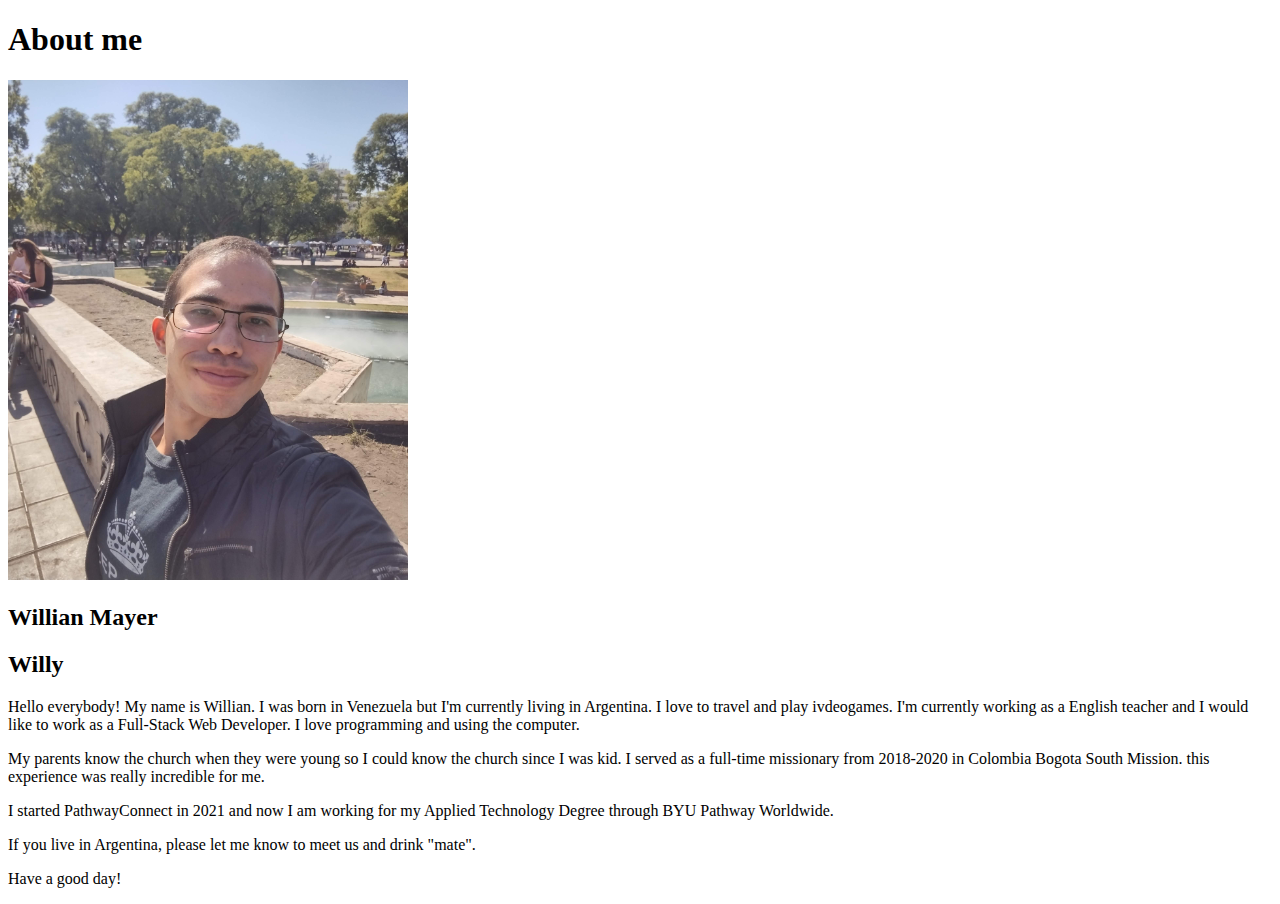
<file: aboutme/index.html>
<!DOCTYPE html>
<html>
<head>
    <title>All about me</title>
</head>
<body>
    <h1>About me</h1>
    <img src="images/me.jpg" width="400" height="500" alt="">
    <h2>Willian Mayer</h2>
    <h2>Willy</h2>
    <p>Hello everybody! My name is Willian. I was born in Venezuela but I'm currently living in Argentina. I love to travel and play ivdeogames. I'm currently working as a English teacher and I would like to work as a Full-Stack Web Developer. I love programming and using the computer. </p>
    <p>My parents know the church when they were young so I could know the church since I was kid. I served as a full-time missionary from 2018-2020 in Colombia Bogota South Mission. this experience was really incredible for me. </p>
    <p>I started PathwayConnect in 2021 and now I am working for my Applied Technology Degree through BYU Pathway Worldwide.</p>
    <p>If you live in Argentina, please let me know to meet us and drink "mate".</p>
    <p>Have a good day!</p>
</body>
</html>
</file>
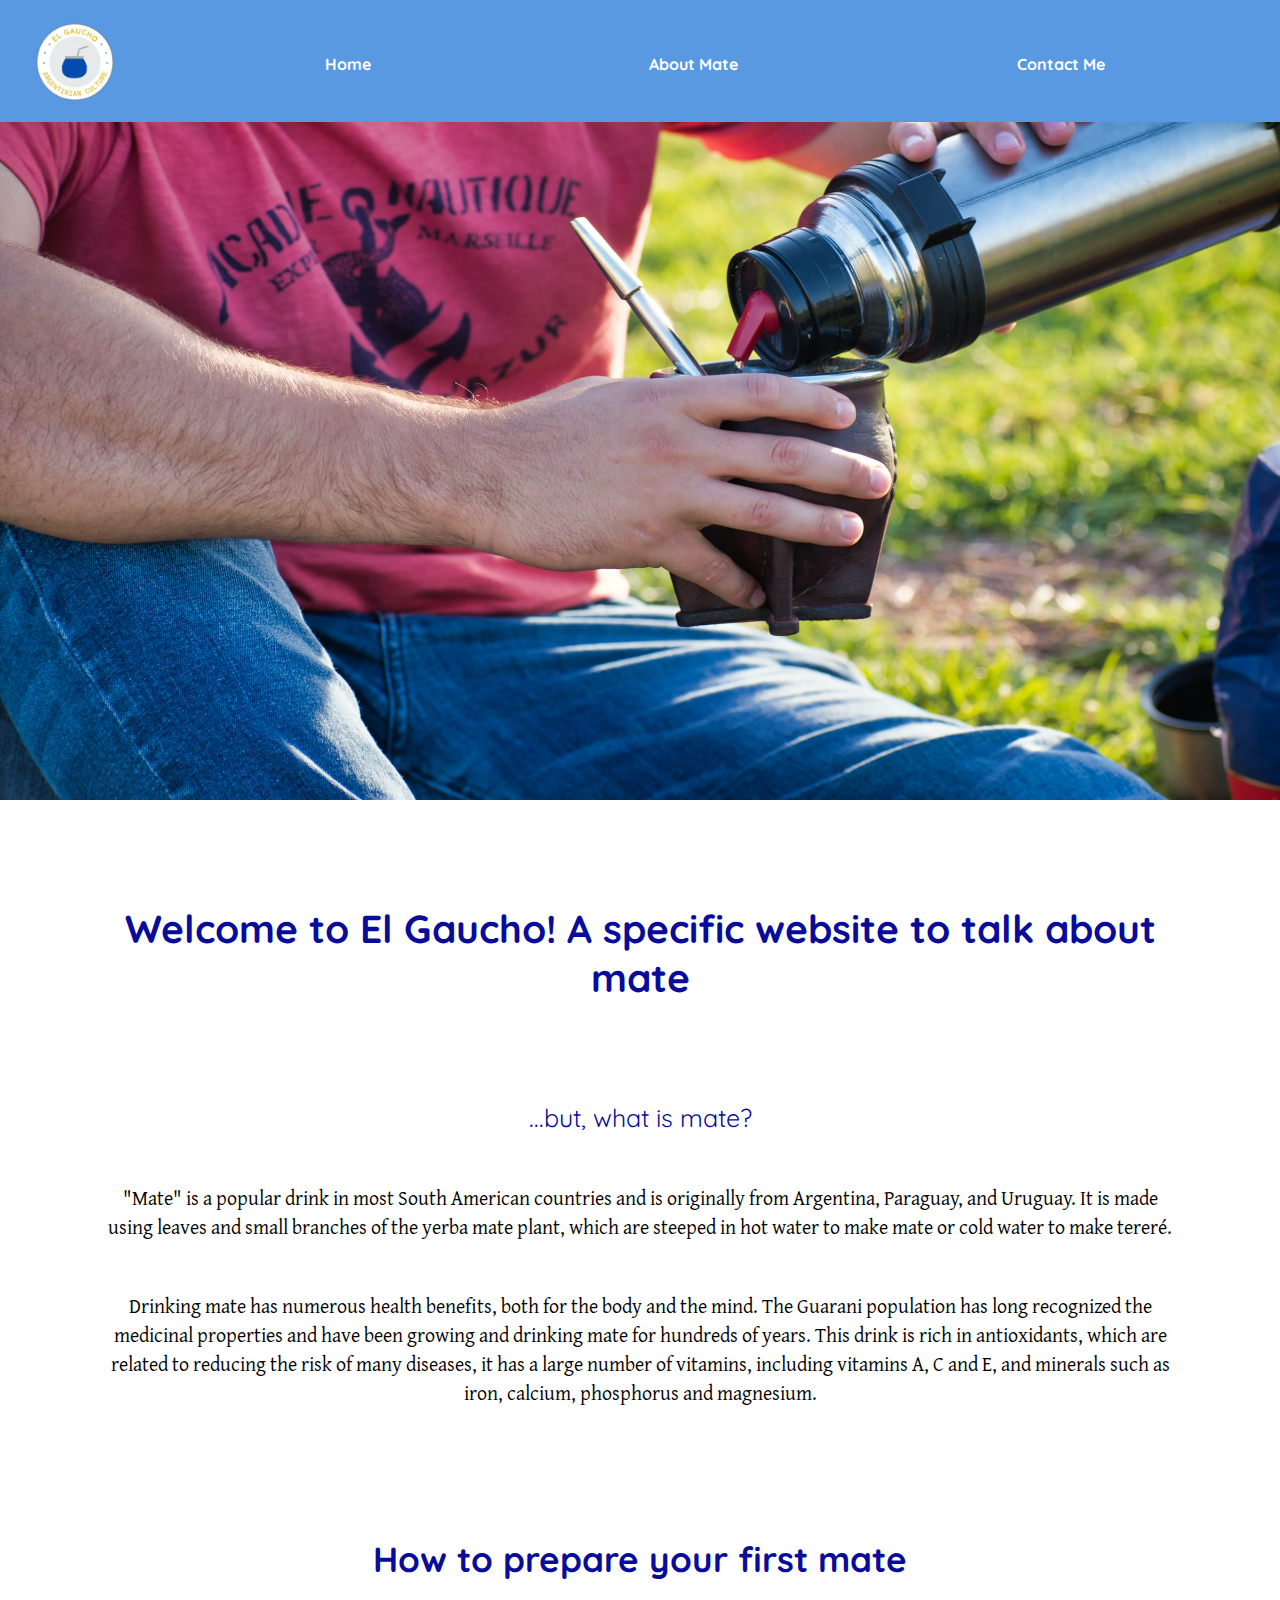
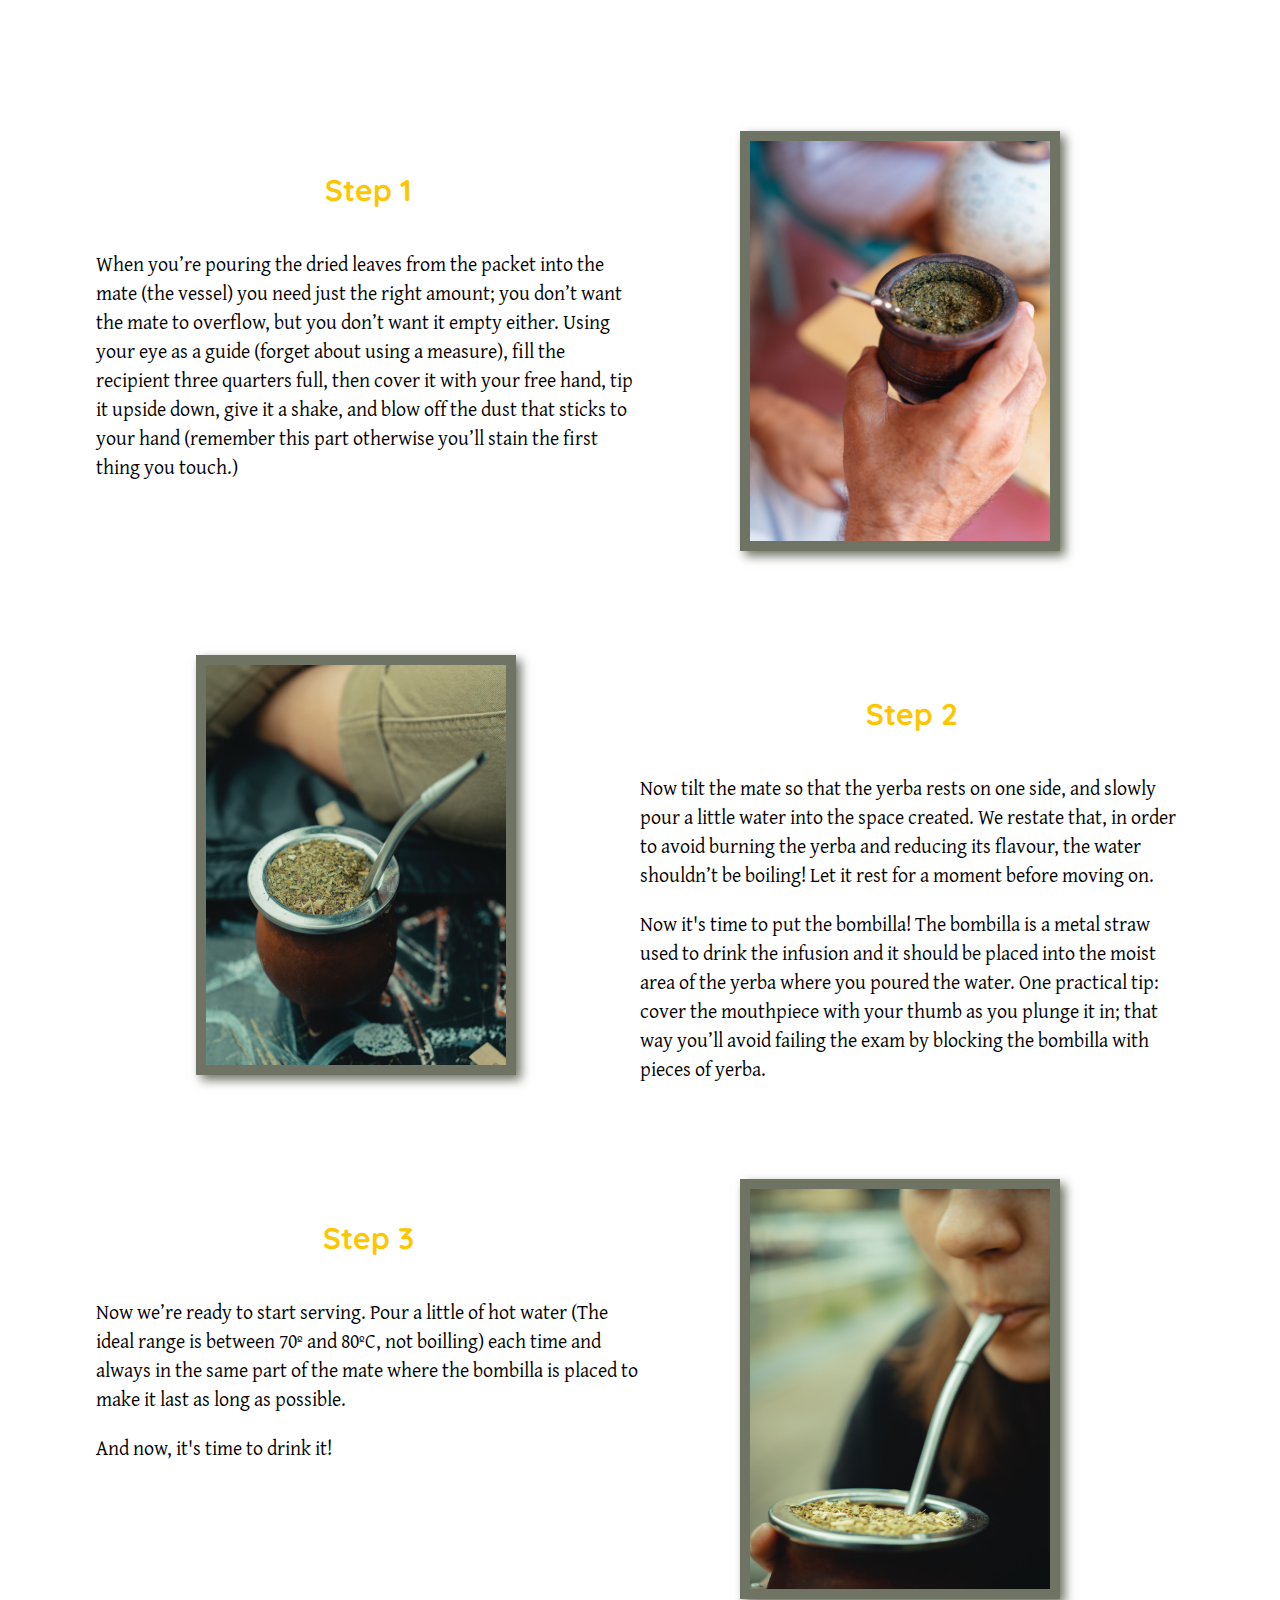
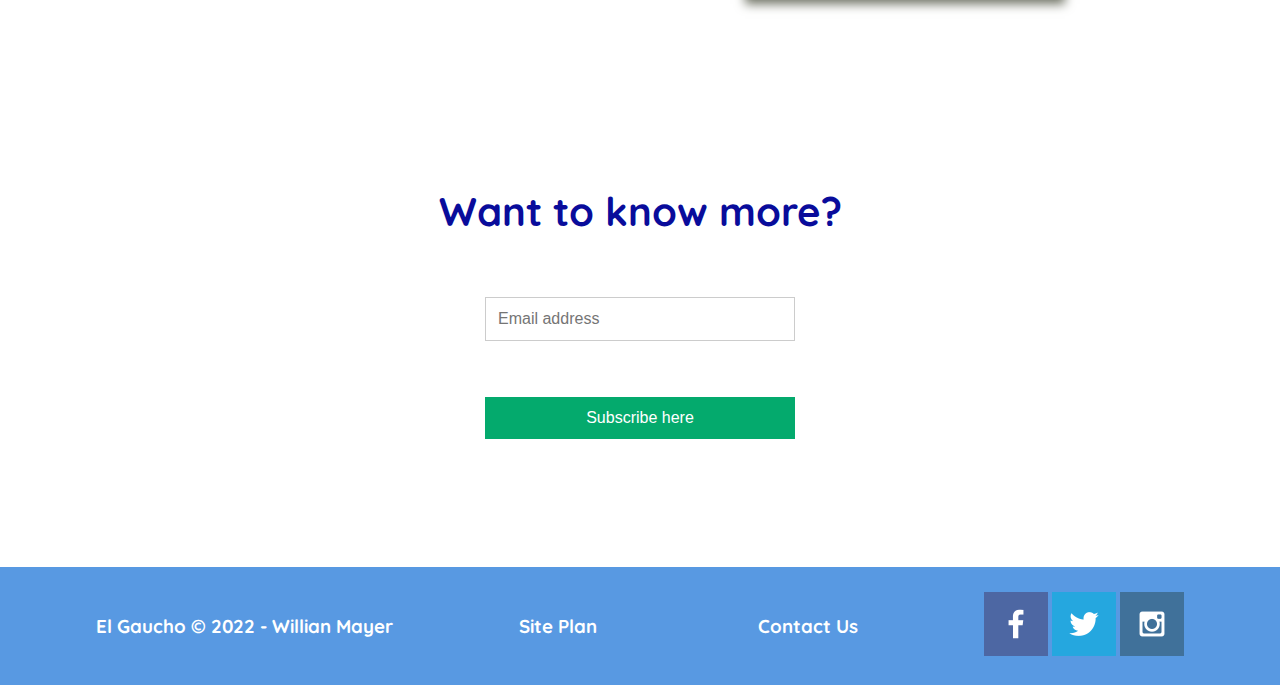
<file: elgauchowebsite/index.html>
<!DOCTYPE html>
<html lang="en">

<head>
    <meta charset="UTF-8">
    <meta http-equiv="X-UA-Compatible" content="IE=edge">
    <meta name="viewport" content="width=device-width, initial-scale=1.0">
    <title>El Gaucho</title>
    <link rel="stylesheet" href="styles/style.css">
</head>

<body>
    <header>
        <a id="logo_home" href="index.html">
            <img class="logo" src="resources/logogaucho.png" alt="mate logo">
        </a>
        <nav>
            <a href="index.html">Home</a>
            <a href="aboutmate.html">About Mate</a>
            <a href="contactme.html">Contact Me</a>
        </nav>
    </header>
    <div id="hero">
        <div id="hero-box">
            <img src="resources/heroimg.jpg" alt="cebando mate">
        </div>
    </div>
    <main>
        <div id="introduction">
            <h1 class="main-tittle">Welcome to El Gaucho! A specific website to talk about mate</h1>
            <h1 class="intro-tittle">...but, what is mate?</h1>

            <p>"Mate" is a popular drink in most South American countries and is originally from Argentina, Paraguay,
                and Uruguay. It is made using leaves and
                small branches of the yerba mate plant, which are steeped in hot water to make mate or cold water to
                make tereré.</p>
            <p>
                Drinking mate has numerous health benefits, both for the body and the mind. The Guarani population has
                long recognized the medicinal properties and have been
                growing and drinking mate for hundreds of years. This drink is rich in antioxidants, which are related
                to reducing the risk of many diseases, it has a large number of
                vitamins, including vitamins A, C and E, and minerals such as iron, calcium, phosphorus and magnesium.
            </p>
        </div>
        <div class="steps_intro">
            <h2 class="steps_tittle">How to prepare your first mate</h2>
        </div>
        <div class="steps">
            <section class="step_1_par">
                <h4>Step 1</h4>
                <p>When you’re pouring the dried leaves from
                    the packet into the mate (the vessel) you need just the right amount; you don’t want the mate to
                    overflow, but you
                    don’t want it empty either. Using your eye as a guide (forget about using a measure), fill the
                    recipient
                    three quarters full,
                    then cover it with your free hand, tip it upside down, give it a shake, and blow off the dust that
                    sticks to your hand (remember this part otherwise you’ll stain the first thing you touch.)</p>
            </section>
            <div class="step_1_img">
                <img src="resources/mate3.jpg" alt="drinking mate">
            </div>
            <section class="step_2_par">
                <h4>Step 2</h4>
                <p>Now tilt the mate so that the yerba rests on one side, and slowly pour a little water into the space
                    created. We restate that, in order to avoid burning the yerba and reducing its flavour, the water
                    shouldn’t be boiling! Let it rest for a moment before moving on.</p>
                <p>Now it's time to put the bombilla! The bombilla is a metal straw used to drink the infusion and it
                    should be placed into the moist area of the yerba where you poured the water. One practical tip:
                    cover the mouthpiece with
                    your thumb as you plunge it in; that way you’ll avoid failing the exam by blocking the bombilla with
                    pieces of yerba.</p>
            </section>
            <div class="step_2_img">
                <img src="resources/mate1.jpg" alt="mate 1">
            </div>
            <section class="step_3_par">
                <h4>Step 3</h4>
                <p>Now we’re ready to start serving. Pour a little of hot water (The ideal range is between 70º and
                    80ºC, not boilling) each time and always in the same part of the mate where the bombilla is placed
                    to make it last as long as possible.</p>
                <p>And now, it's time to drink it!</p>
            </section>
            <div class="step_3_img">
                <img src="resources/drinking_mate.jpg" alt="drinking mate">
            </div>
        </div>
        <div id="subscribe">
            <section>
                <h2>Want to know more?</h2>
                <form>
                    <div class="container">
                        <input type="text" placeholder="Email address" name="mail" required>
                    </div>
                    <div class="container">
                        <input type="submit" value="Subscribe here">
                    </div>
                </form>
            </section>
        </div>
    </main>
    <footer>
        <h3>El Gaucho &copy; 2022 - Willian Mayer</h3>
        <h3 class="links"><a href="site-plan.html">Site Plan</a></h3>
        <h3 class="links"><a href="contactme.html">Contact Us</a></h3>
        <div class="social">
            <a href="https://facebook.com" target="_blank">
                <img src="resources/facebook.png" alt="fb icon">
            </a>
            <a href="https://twitter.com" target="_blank">
                <img src="resources/twitter.png" alt="twitter icon">
            </a>
            <a href="https://instagram.com" target="_blank">
                <img src="resources/instagram.png" alt="instagram icon">
            </a>
        </div>
    </footer>

</body>

</html>
</file>
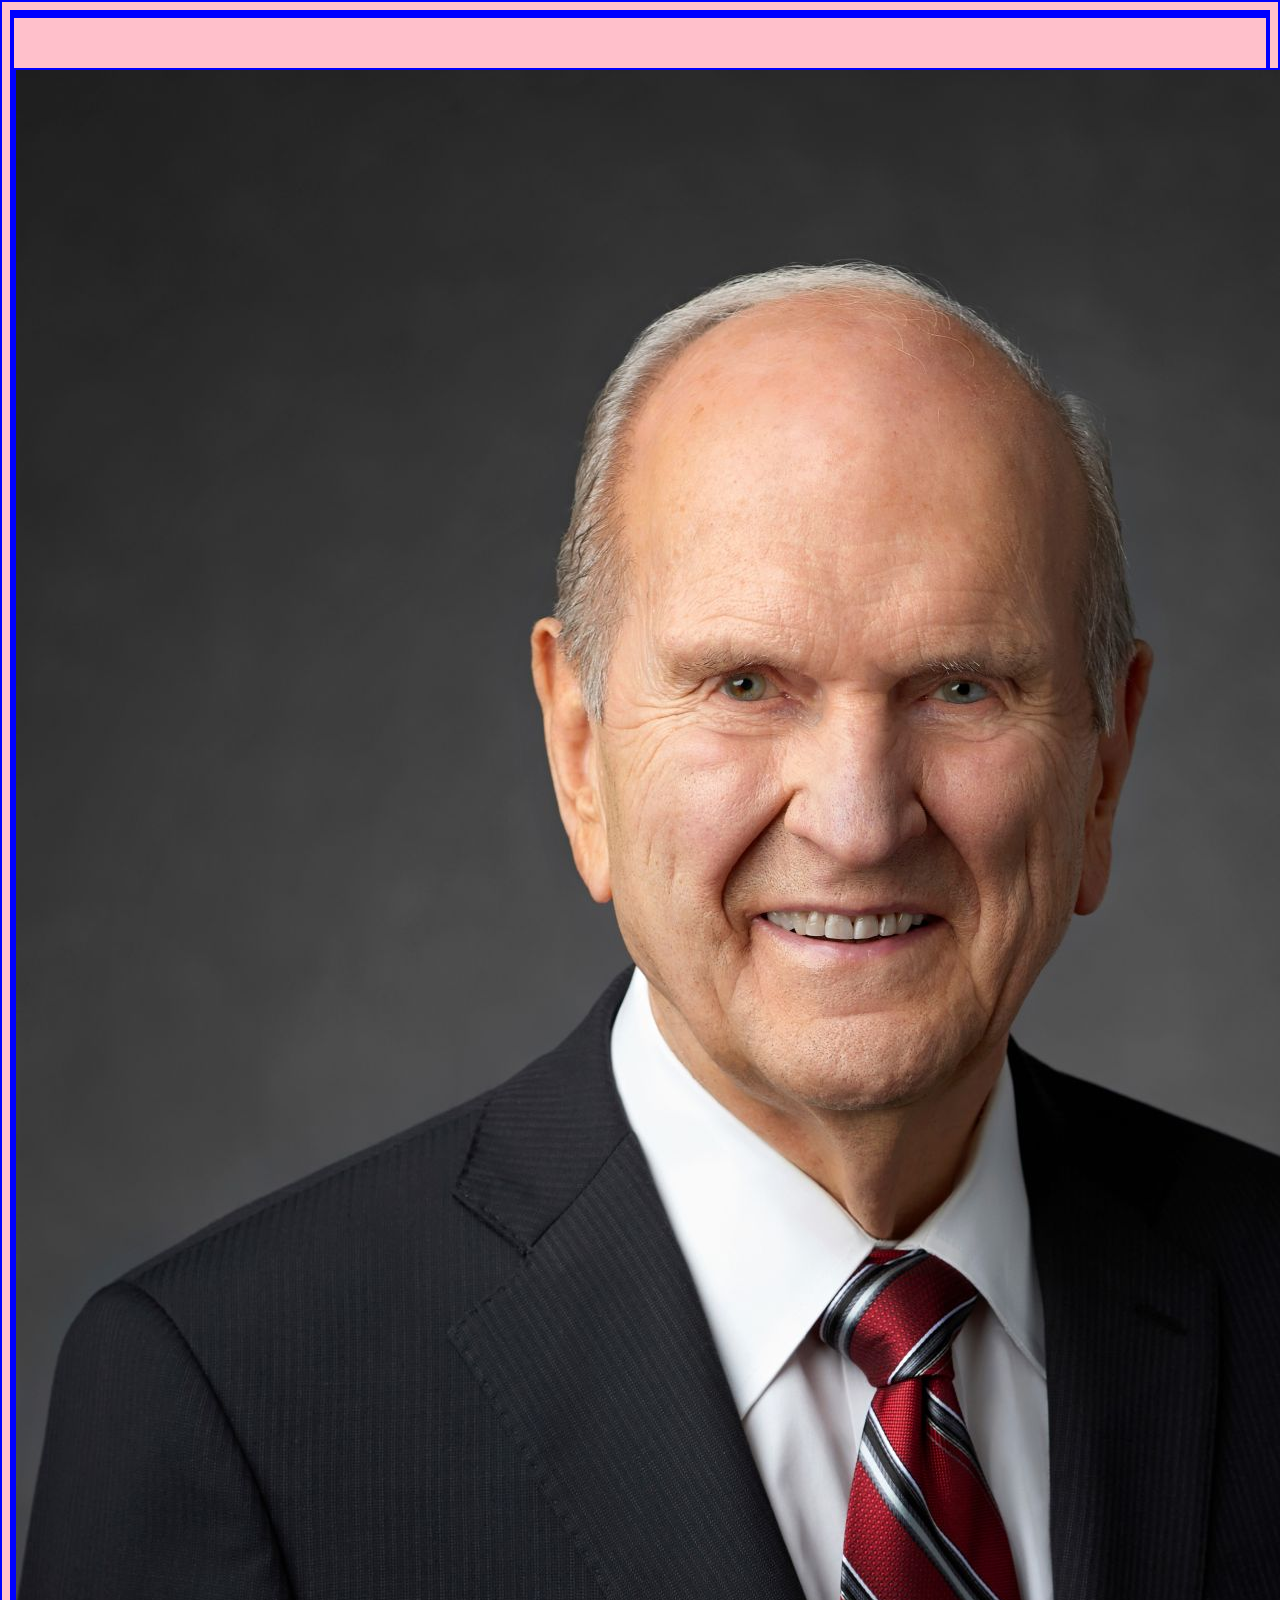
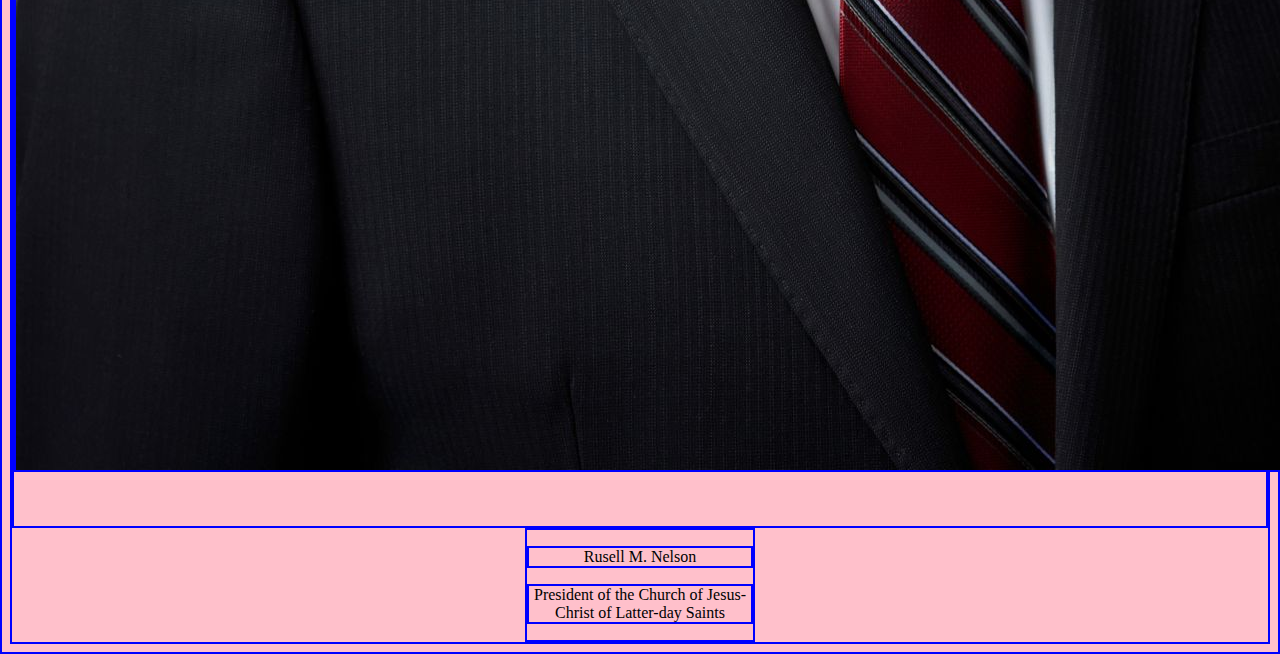
<file: new_test/index.html>
<!DOCTYPE html>
<html lang="en">
<head>
    <meta charset="UTF-8">
    <meta http-equiv="X-UA-Compatible" content="IE=edge">
    <meta name="viewport" content="width=device-width, initial-scale=1.0">
    <title>Document</title>
    <link rel="stylesheet" href="styles/style.css">
</head>
<body>
    <header>

    </header>
    <main>
        <img src="images/nelson.jpeg" alt="">
    </main>
    <footer>
        <p>Rusell M. Nelson</p>
        <p>President of the Church of Jesus-Christ of Latter-day Saints</p>
    </footer>


</body>
</html>
</file>
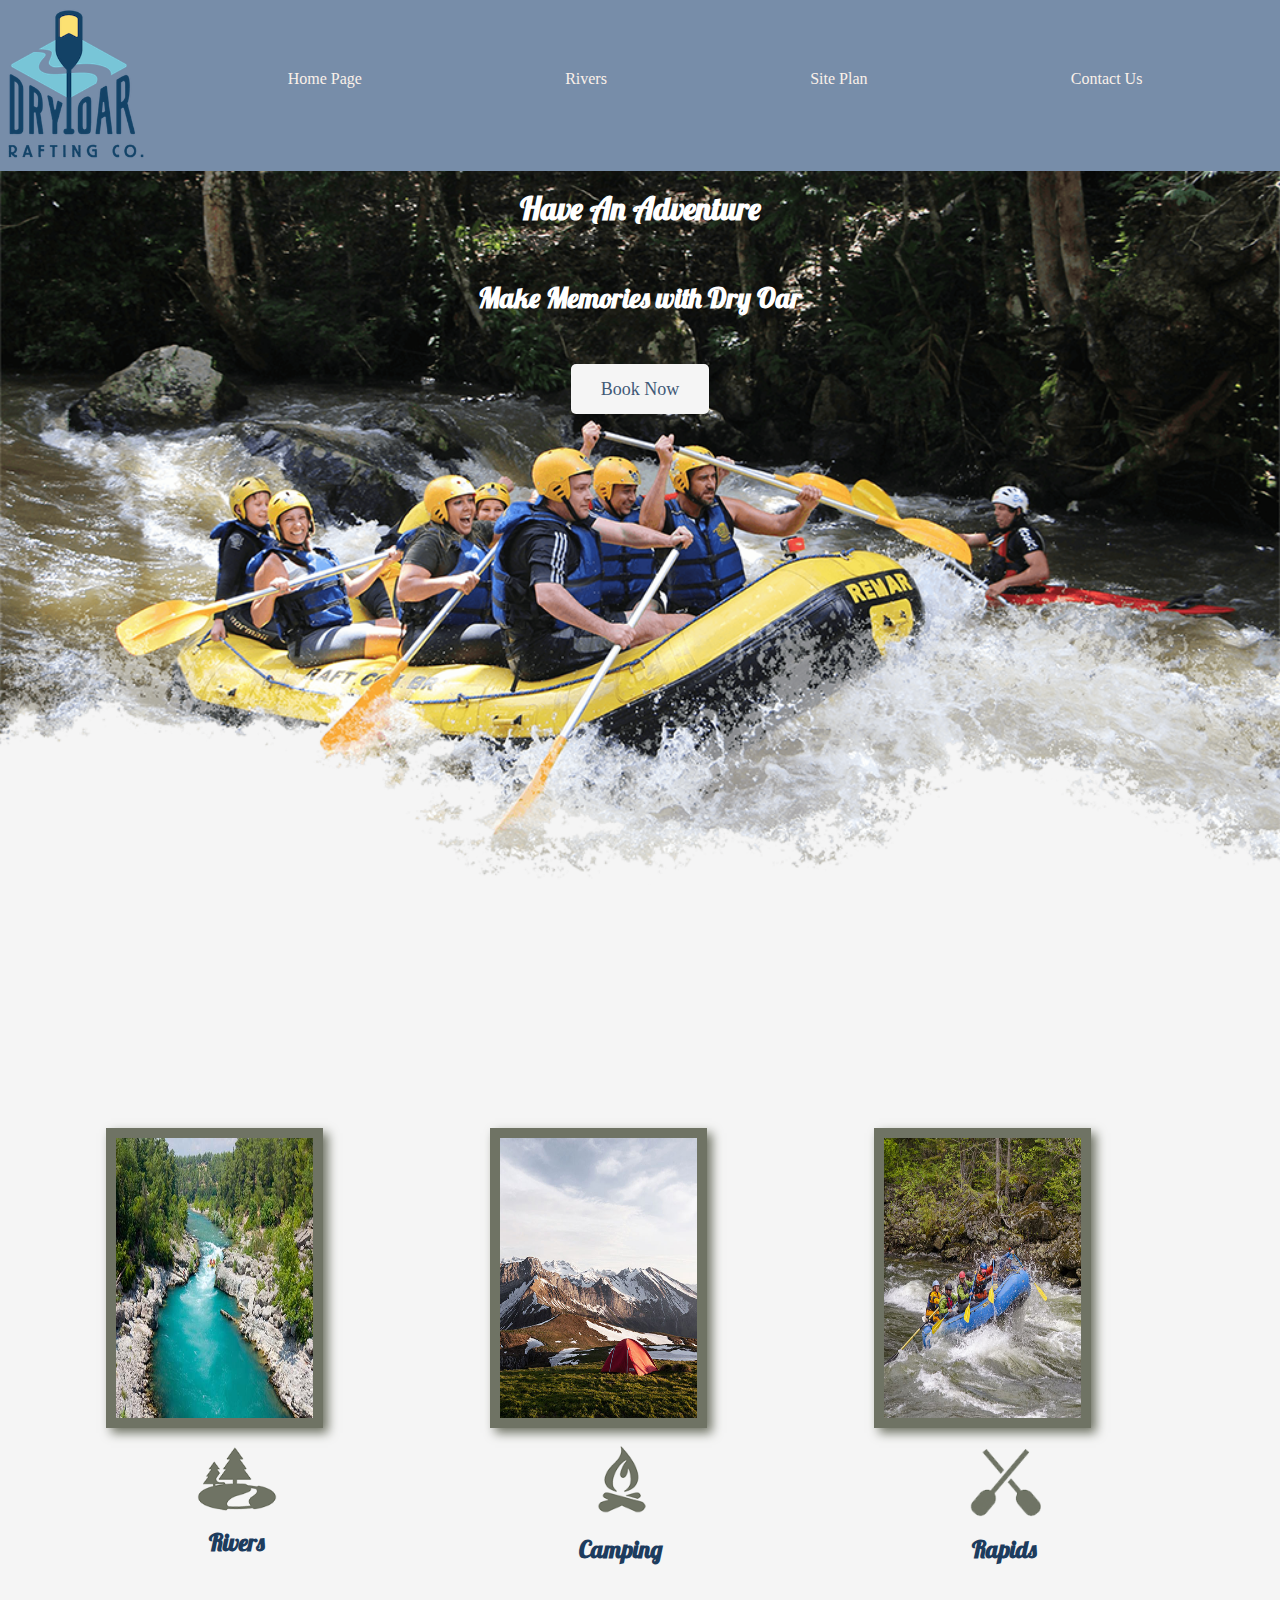
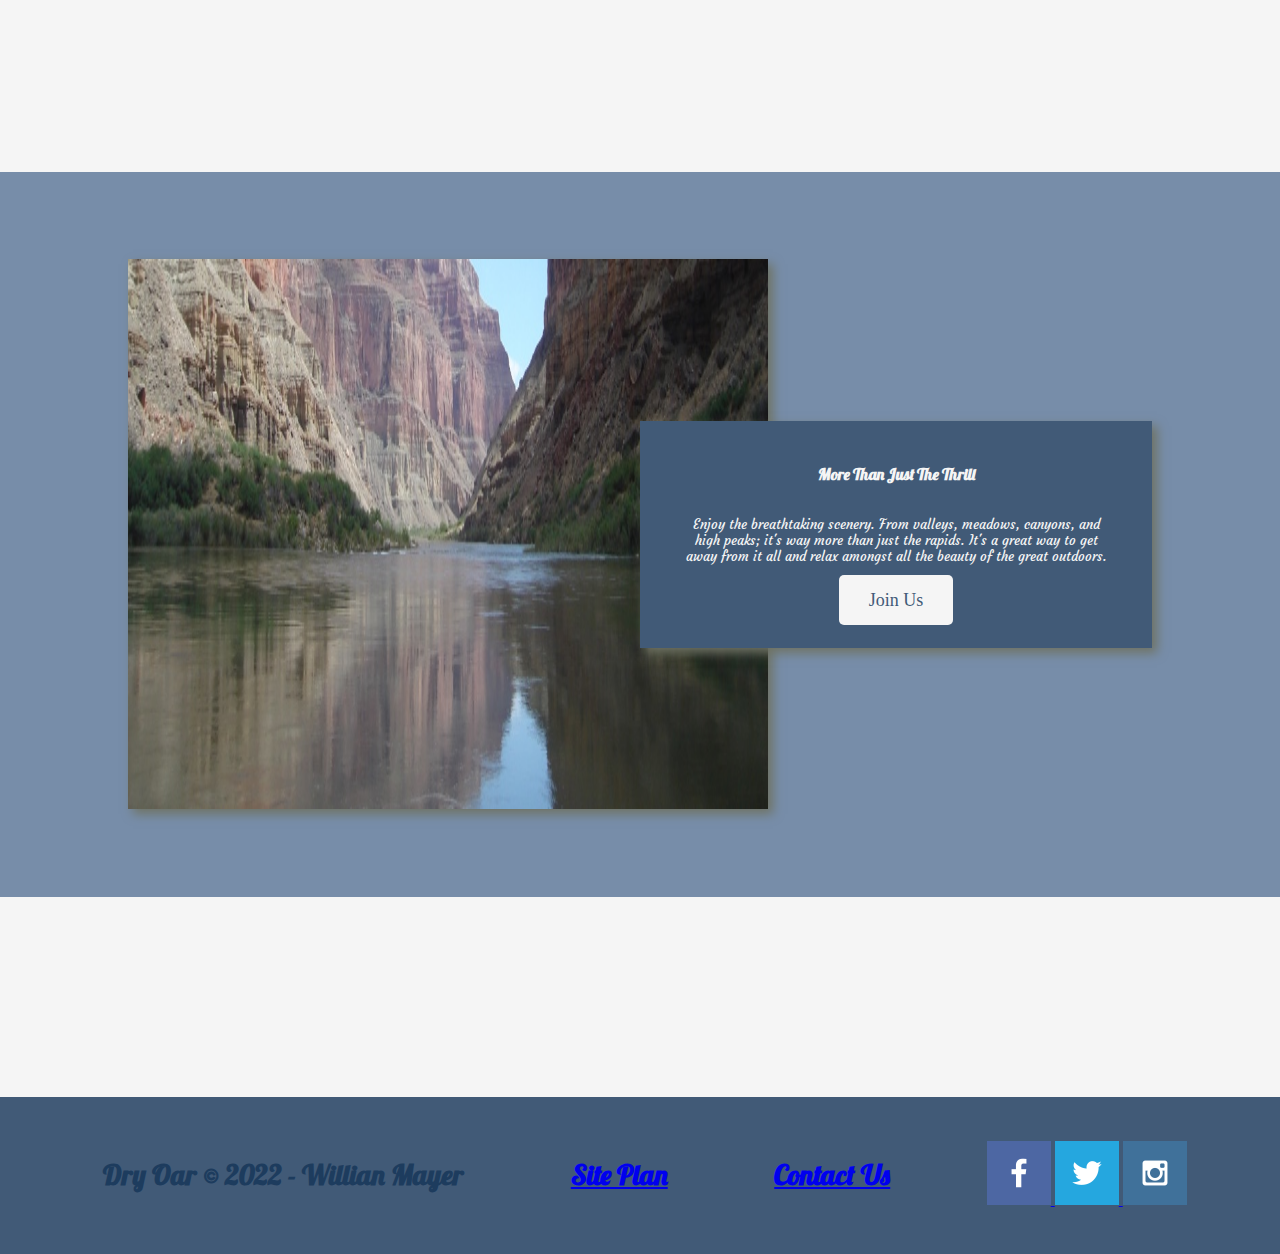
<file: wwr/index.html>
<!DOCTYPE html>
<html lang="en">

<head>
    <meta charset="UTF-8">
    <meta http-equiv="X-UA-Compatible" content="IE=edge">
    <meta name="viewport" content="width=device-width, initial-scale=1.0">
    <title>Dry Oar Rafting</title>
    <link rel="stylesheet" href="styles/style.css">
</head>

<body>
    <div id="content">
        <header>
            <a id="logo_link" href="index.html">
                <img class="logo" src="images/dryoarlogo.png" alt="Dry Oar Logo">
            </a>
            <nav>
                <a href="index.html">Home Page</a>
                <a href="rivers.html">Rivers</a>
                <a href="site-plan-rafting.html">Site Plan</a>
                <a href="contactus.html">Contact Us</a>
            </nav>
        </header>
        <div id="hero">
            <div id="hero-box">
                <img id="hero-img" src="images/hero.png" alt="People Enjoying Rafting">
            </div>
            <section id="hero-msg">
                <h1 class="home-title">Have An Adventure</h1>
                <h4>Make Memories with Dry Oar</h4>
                <div class="button-box">
                    <a class="book" href="contactus.html">Book Now</a>
                </div>
            </section>

        </div>
        <main class="home-grid">
            <section class="rivers-card">
                <img class="card-img" src="images/rivers.jpg" alt="river in forest">
                <img class="icon" src="images/river_icon.png" alt="river icon">
                <h2>Rivers</h2>
            </section>
            <section class="camping-card">
                <img class="card-img" src="images/camping.jpg" alt="tent in mountains">
                <img class="icon" src="images/fire_icon.png" alt="fire icon">
                <h2>Camping</h2>
            </section>
            <section class="rapids-card">
                <img class="card-img" src="images/rapids.jpg" alt="rafting boat">
                <img class="icon" src="images/oars.png" alt="oars icon">
                <h2>Rapids</h2>
            </section>
            <div id="background"></div>
            <img class="mountains" src="images/mountains.jpg" alt="Misty mountains">
            <section class="msg">
                <h2>More Than Just The Thrill</h2>
                <p>Enjoy the breathtaking scenery. From valleys, meadows, canyons, and high peaks; it's way more than
                    just the rapids. It's a great way to get away from it all and relax amongst all the beauty of the
                    great outdoors. </p>
                <a class='join' href="rivers.html">Join Us</a>
            </section>
        </main>
        <footer>
            <h3>Dry Oar &copy; 2022 - Willian Mayer</h3>
            <h3><a href="site-plan-rafting.html">Site Plan</a></h3>
            <h3><a href="contactus.html">Contact Us</a></h3>
            <div class="social">
                <a href="https://facebook.com" target="_blank">
                    <img src="images/facebook.png" alt="fb icon">
                </a>
                <a href="https://twitter.com" target="_blank">
                    <img src="images/twitter.png" alt="twitter icon">
                </a>
                <a href="https://instagram.com" target="_blank">
                    <img src="images/instagram.png" alt="instagram icon">
                </a>
            </div>
        </footer>
    </div>
</body>

</html>
</file>
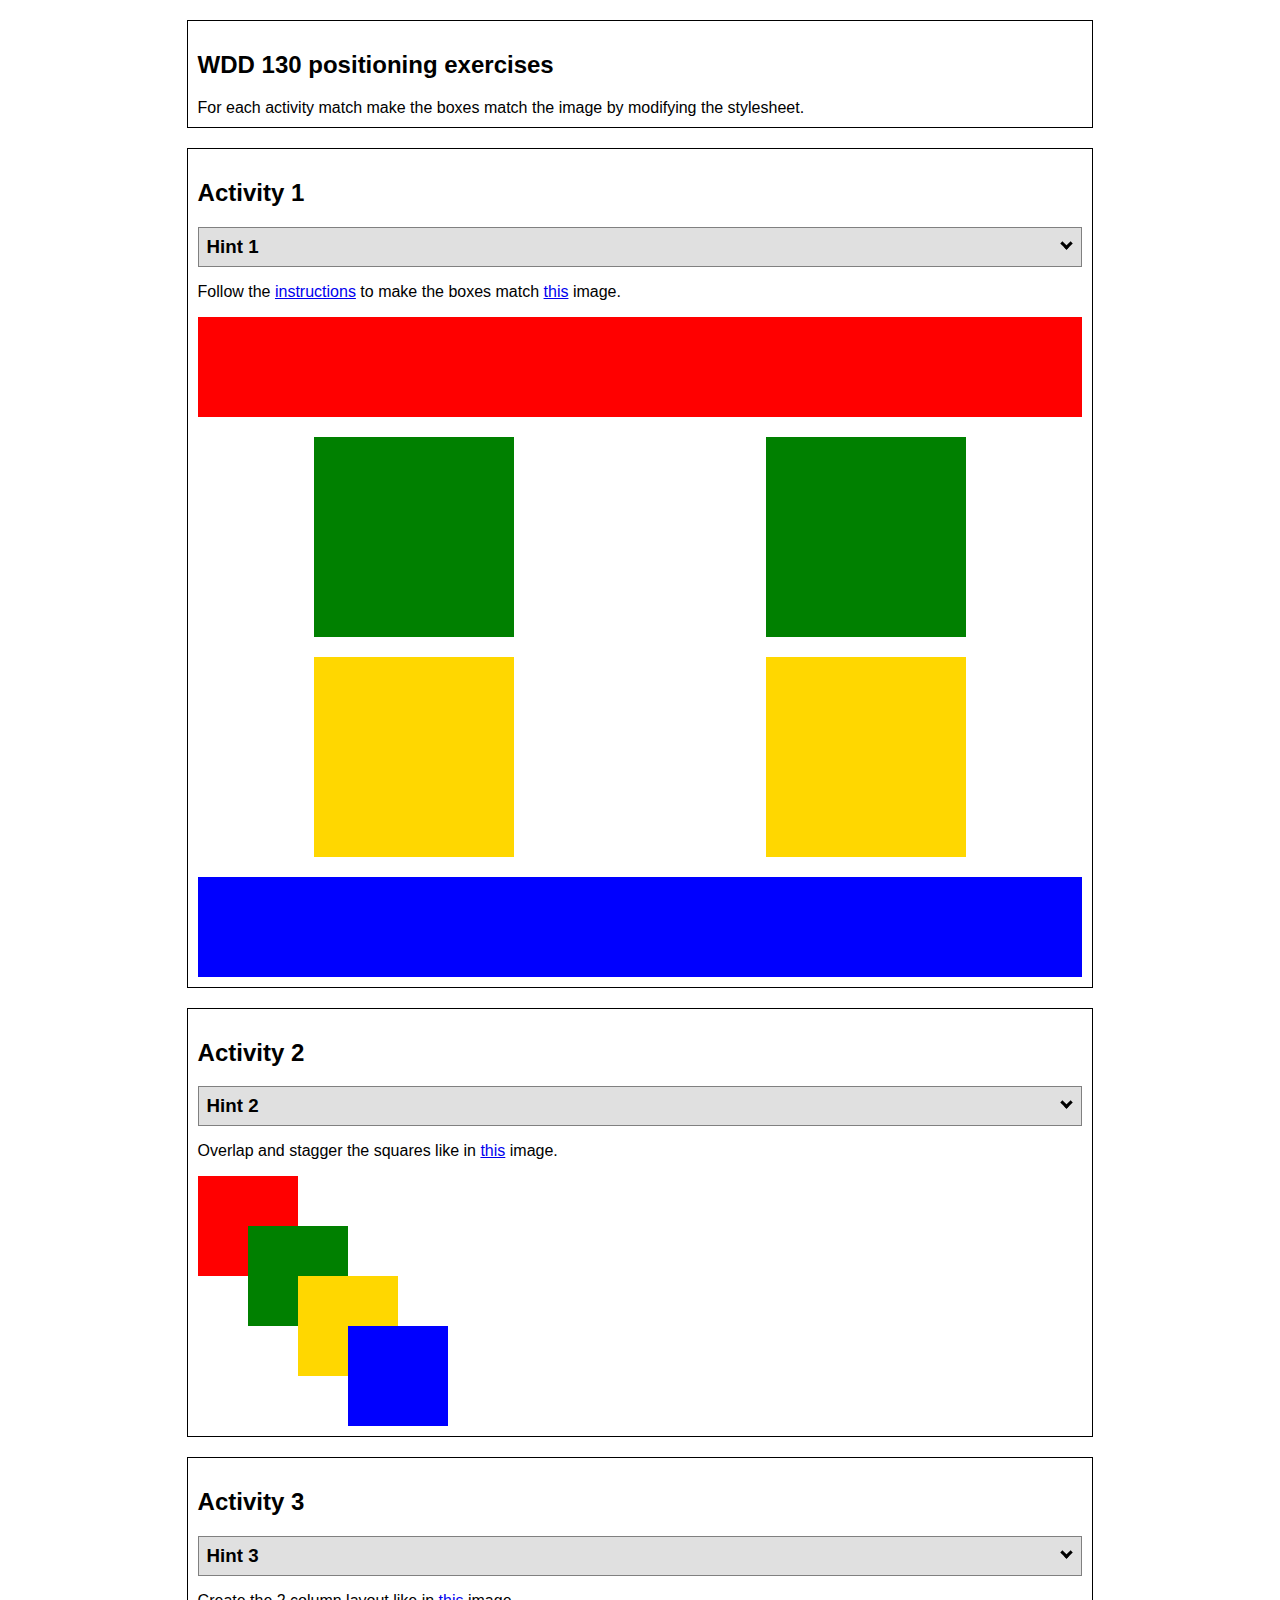
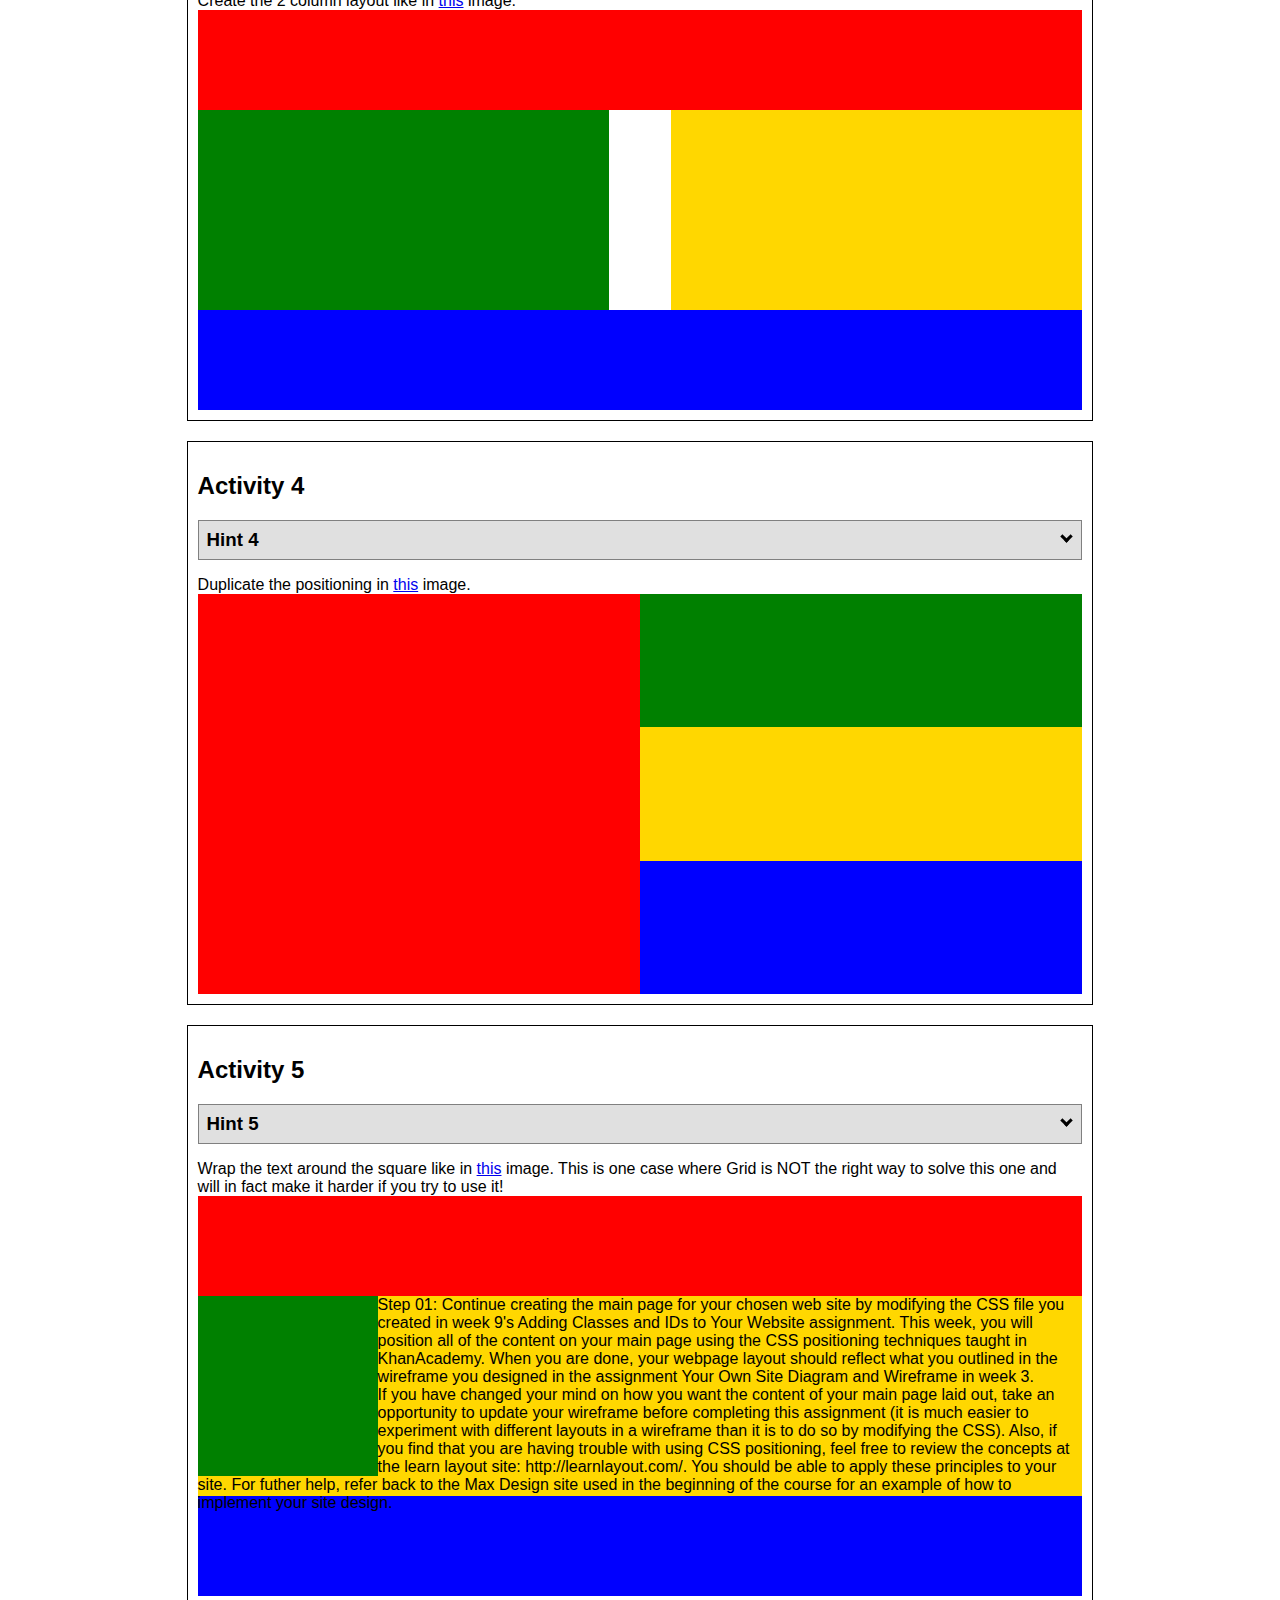
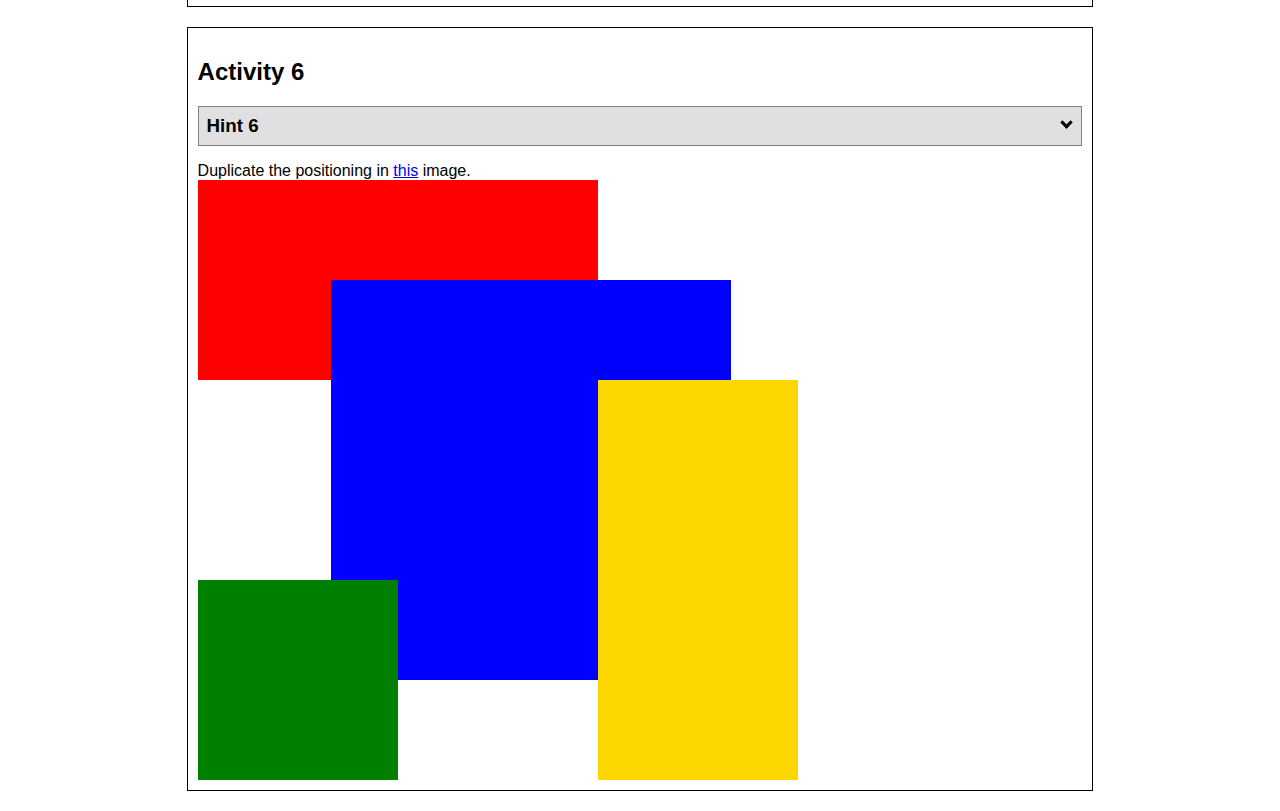
<file: positioning.html>
<!DOCTYPE html>
<html lang="en">
  <head>
    <!-- HTML - Name: positioning.html -->
    <title>Positioning Activity</title>
    <link rel="stylesheet" type="text/css" href="positionstyles.css" />
  </head>
  <body>
    <div class="activity">
      <h2>WDD 130 positioning exercises</h2>
      For each activity match make the boxes match the image by modifying the stylesheet.</div>
    <div class="activity">
      <h2>Activity 1</h2>
      <section class="hint"><input type="checkbox" ><i></i> <h3>Hint 1</h3><div><p>Check out the <a href="https://byui-wdd.github.io/wdd130/activities/w06-css-positioning.html" target="_blank">activity instructions</a> in Ilearn!</p></div></section>
      <p>Follow the <a href="https://byui-wdd.github.io/wdd130/activities/w06-css-positioning.html" target="_blank">instructions</a> to make the boxes match  <a href="https://byui-wdd.github.io/wdd130/images/example1.png" target="_blank">this</a> image.</p>
      <div class="content1" >
        <div class="red1" ></div>
        <div class="green1" ></div>
        <div class="green1" ></div>
        <div class="yellow1"></div>
        <div class="yellow1"></div>
        <div class="blue1"></div>
      </div>
    </div>
    <div class="activity">
      <h2>Activity 2</h2>
      <section class="hint"><input type="checkbox" > <h3>Hint 2</h3><i></i><div><p>Remember that the best way to shift elements around slightly on the page is with Margins.  You could also use Grid.  Either would work for this. If you choose margin, you can use a <em>negative</em> margin. (ie margin-top: -20px;)</p><h4>Properties used:</h4><ul><li>margin-top, margin-left</li><li>...or...</li><li>grid-template-columns: 50px 50px 50px 50px 50px </li></ul></div></section>
      <p>Overlap and stagger the squares like in <a href="https://byui-wdd.github.io/wdd130/images/example2.png" target="_blank">this</a> image.</p>
      <div class="content2" >
        <div class="red2" ></div>
        <div class="green2" ></div>
        <div class="yellow2"></div>
        <div class="blue2"></div>
      </div>
    </div>
    <div class="activity">
      <h2>Activity 3</h2>
      <section class="hint"><input type="checkbox" > <h3>Hint 3</h3><i></i><div><p>This one is going to be best solved with CSS Grid. Remember to make the boxes the right width first...then start moving them around. </p><h4>Properties used:</h4><ul><li>display:grid;</li><li>grid-template-columns:</li><li>grid-column-gap:</li>
        <li>grid-column:</li>  </ul></div></section>
      Create the 2 column layout like in <a href="https://byui-wdd.github.io/wdd130/images/example3.png" target="_blank">this</a>  image.
      <div class="content3" >
        <div class="red3" ></div>
        <div class="green3" ></div>
        <div class="yellow3"></div>
        <div class="blue3"></div>
      </div>
    </div>
    <div class="activity">
      <h2>Activity 4</h2>
      <section class="hint"><input type="checkbox" > <h3>Hint 4</h3><i></i><div><p>For the others we have been primarily concerned with width. For this one you will need to adjust height as well. </p><h4>Properties used:</h4><ul><li>display:grid;</li><li>grid-template-columns:</li><li>grid-row:</li></ul></div></section>
      Duplicate the positioning in <a href="https://byui-wdd.github.io/wdd130/images/example4.png" target="_blank">this</a> image. 
      <div class="content4" >
        <div class="red4" ></div>
        <div class="green4" ></div>
        <div class="yellow4"></div>
        <div class="blue4"></div>
      </div>
    </div>

    <div class="activity">
      <h2>Activity 5</h2>
      <section class="hint"><input type="checkbox" > <h3>Hint 5</h3><i></i><div><p>Grid is <strong>not</strong> the right way to do this.  In fact there is only one way to really do that...and that is with float. Remember that we float the thing we want the text to wrap around.  Also remember to start by making all the shapes the right size and shape.</p><h4>Properties used:</h4><ul><li>float: left;</li></ul></div></section>
      Wrap the text around the square like in <a href="https://byui-wdd.github.io/wdd130/images/example5.png" target="_blank">this</a> image. This is one case where Grid is NOT the right way to solve this one and will in fact make it harder if you try to use it!
      <div class="content5" >
        <div class="red5" ></div>
        <div class="green5" ></div>
        <div class="yellow5">Step 01: Continue creating the main page for your chosen web site by modifying the CSS file you created in week 9's Adding Classes and IDs to Your Website assignment. This week, you will position all of the content on your main page using the CSS positioning techniques taught in KhanAcademy. When you are done, your webpage layout should reflect what you outlined in the wireframe you designed in the assignment Your Own Site Diagram and Wireframe in week 3. <br />
          If you have changed your mind on how you want the content of your main page laid out, take an opportunity to update your wireframe before completing this assignment (it is much easier to experiment with different layouts in a wireframe than it is to do so by modifying the CSS). Also, if you find that you are having trouble with using CSS positioning, feel free to review the concepts at the learn layout site: http://learnlayout.com/. You should be able to apply these principles to your site. For futher help, refer back to the Max Design site used in the beginning of the course for an example of how to implement your site design.</div>
        <div class="blue5"></div>
      </div>
    </div>
    <div class="activity">
      <h2>Activity 6</h2>
      <section class="hint"><input type="checkbox" > <h3>Hint 6</h3><i></i><div><p>This one is all about visualizing the grid behind the layout. If you are having a hard time doing that first: all the sizes are even multiples of 100, and second here is another example with the lines drawn: <a href="https://byui-wdd.github.io/wdd130/images/example6-hint.png" target="_blank">example 6 with lines</a>. For this one you will find it easiest if you use px for the column width. You can also use <kbd>z-index</kbd> to control the element layering.    </p><h4>Properties used:</h4><ul><li>display:grid;</li><li>grid-template-columns:</li><li>grid-column:</li><li>grid-row:</li><li><a href="https://www.w3schools.com/cssref/pr_pos_z-index.asp" target="_blank">z-index:</a></li></ul></div></section>
      Duplicate the positioning in <a href="https://byui-wdd.github.io/wdd130/images/example6.png" target="_blank">this</a> image.
      <div class="content6" >
        <div class="red6" ></div>
        <div class="green6" ></div>
        <div class="yellow6"></div>
        <div class="blue6"></div>
      </div>
    </div>
  </body>
</html>
</file>
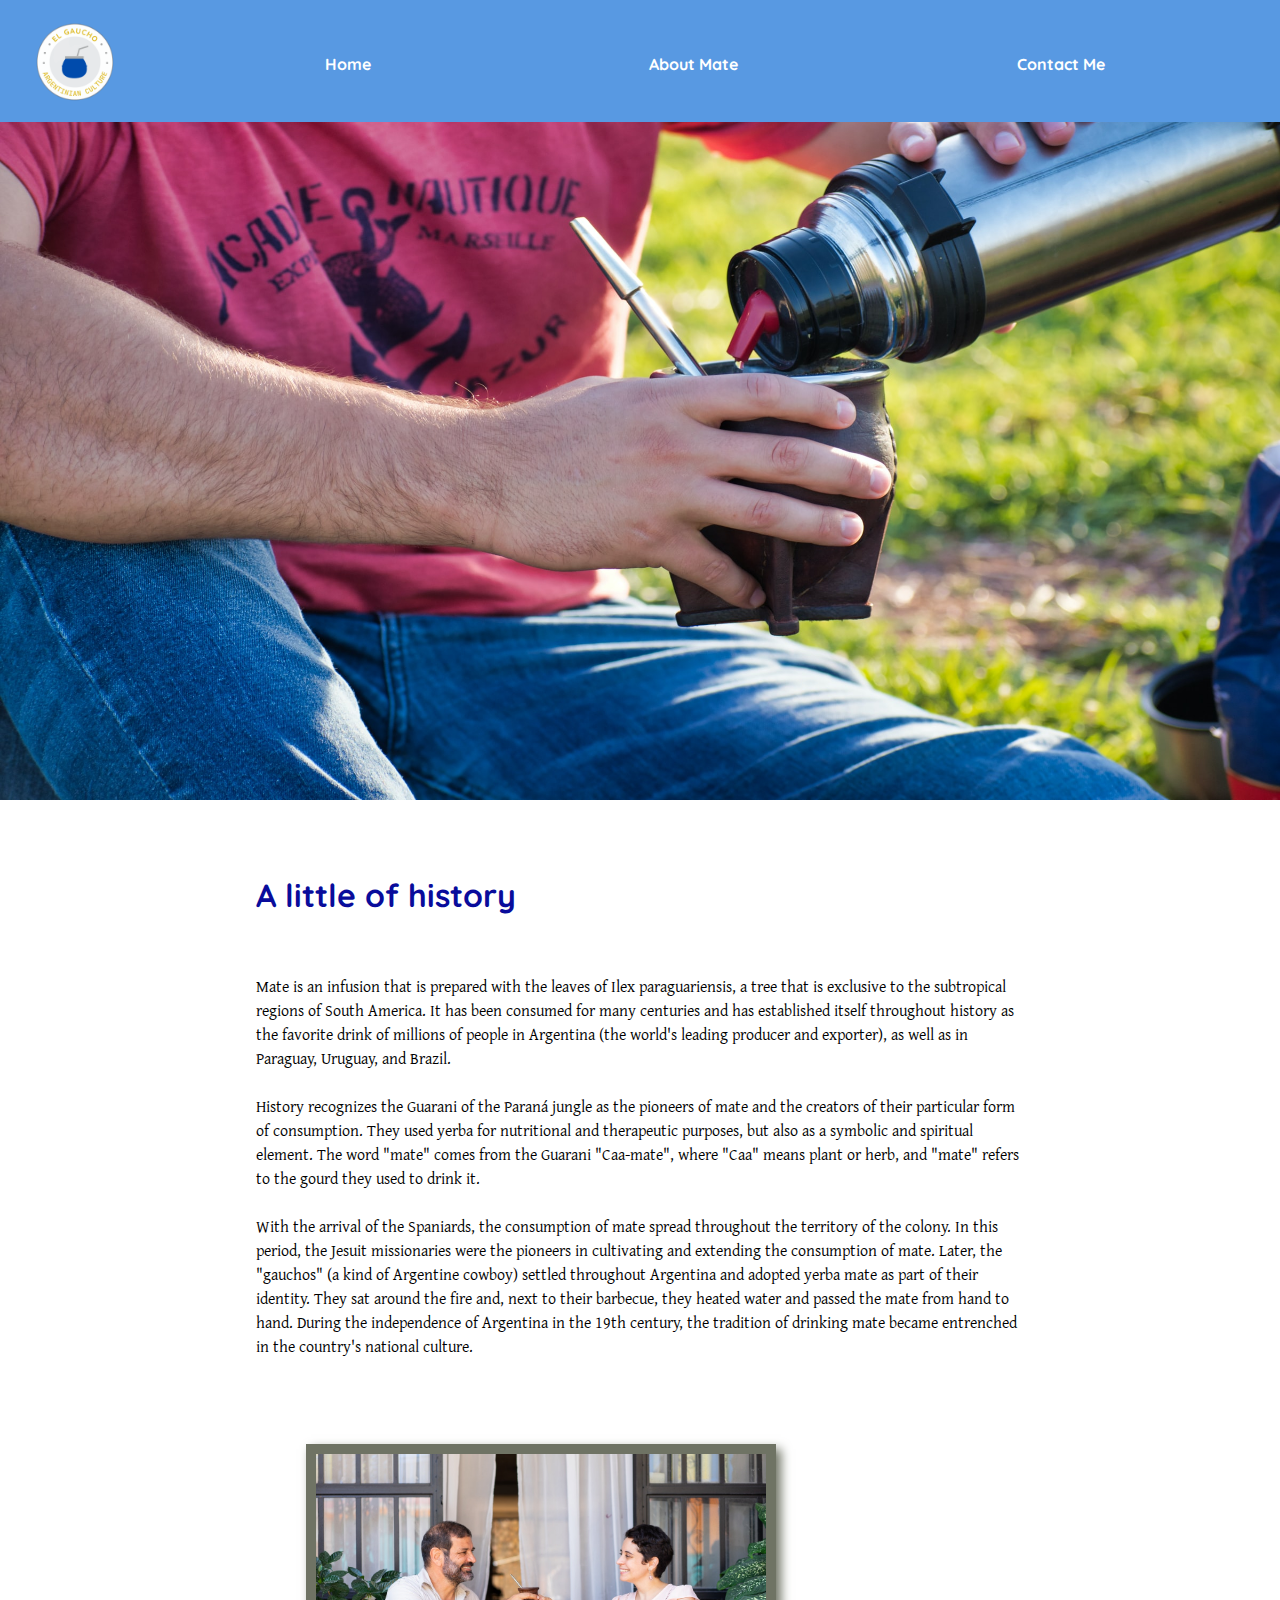
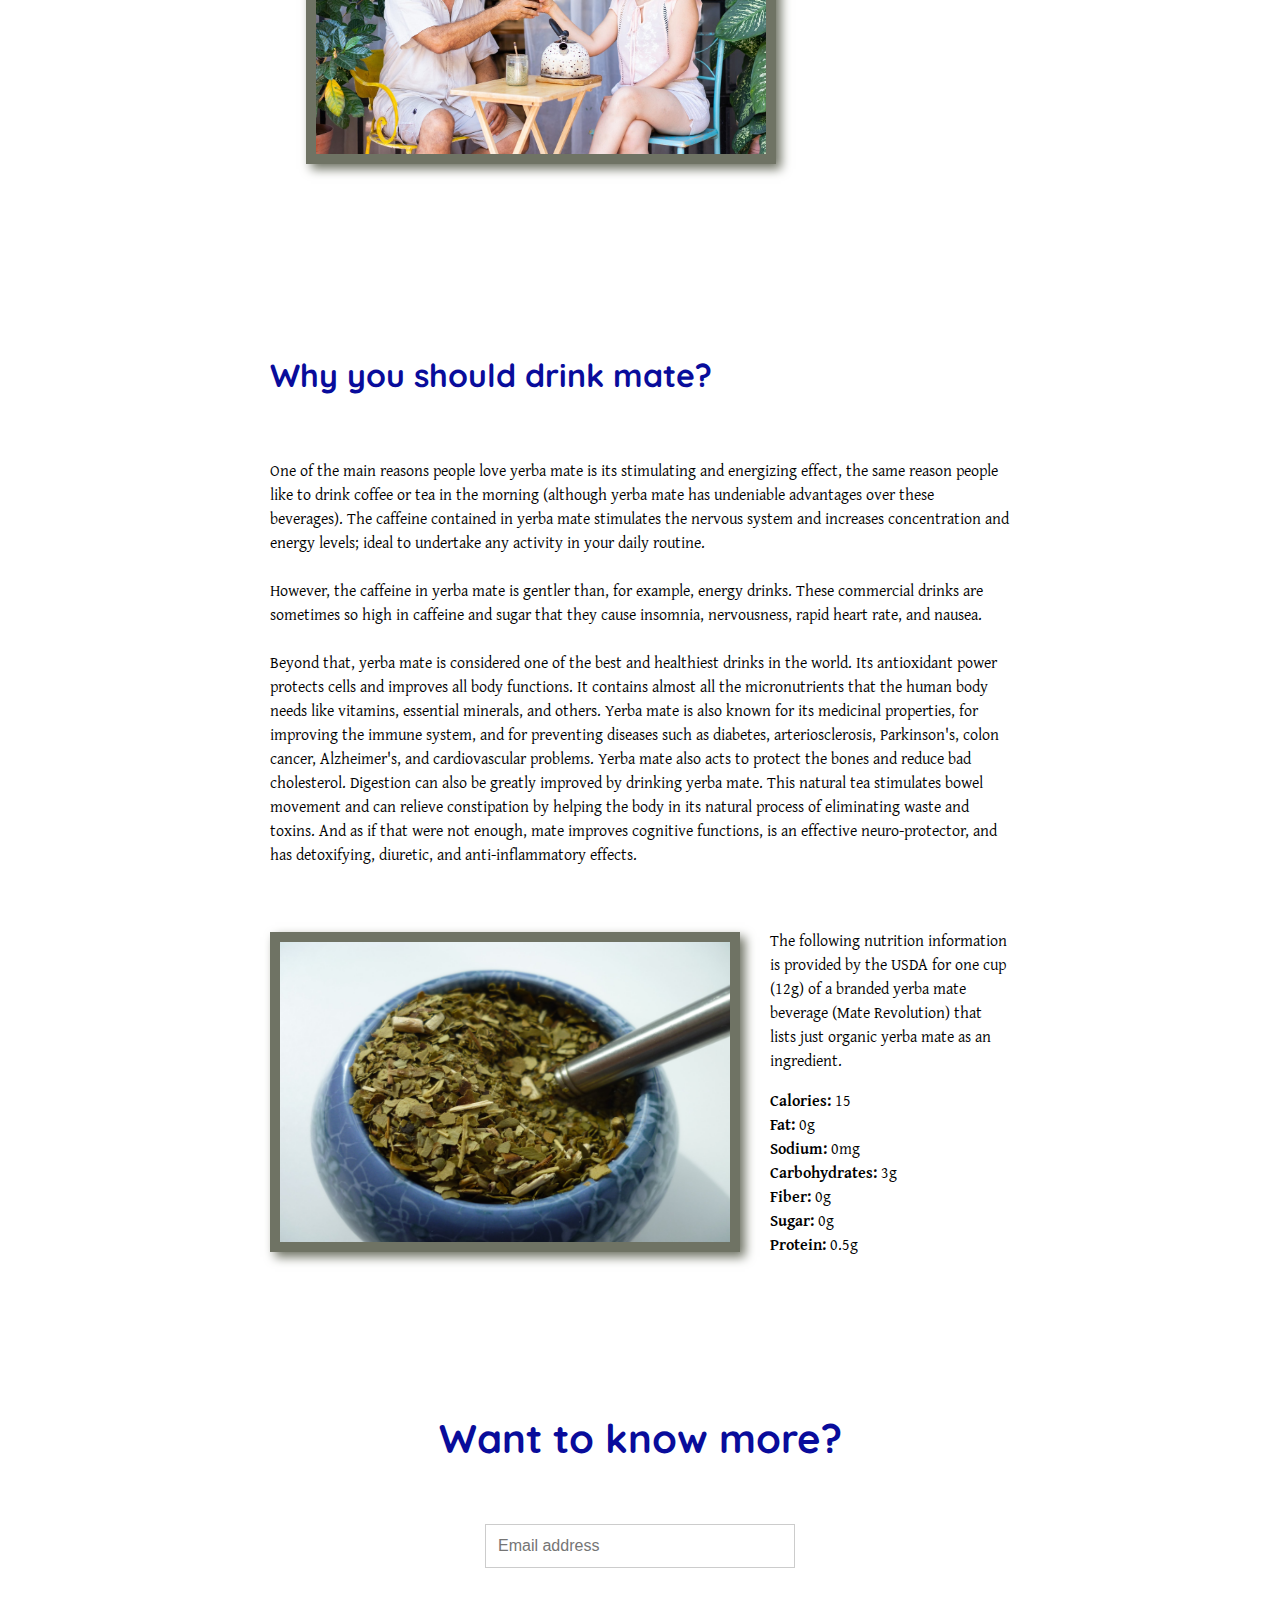
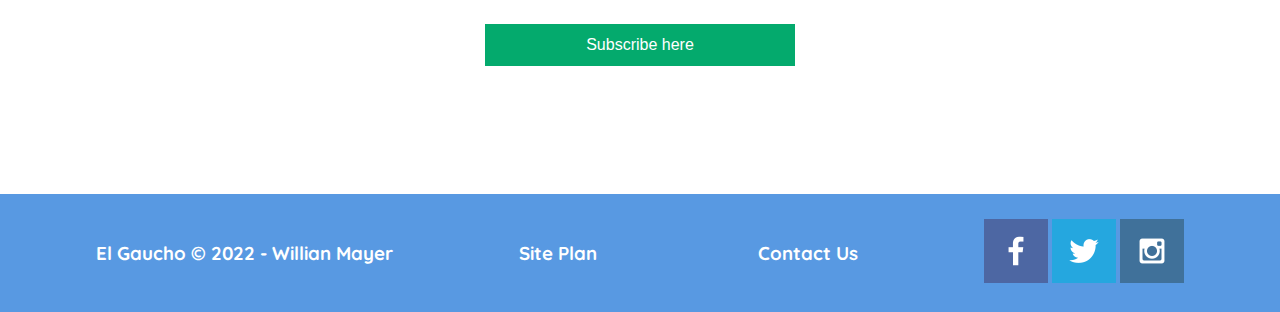
<file: elgauchowebsite/aboutmate.html>
<!DOCTYPE html>
<html lang="en">

<head>
    <meta charset="UTF-8">
    <meta http-equiv="X-UA-Compatible" content="IE=edge">
    <meta name="viewport" content="width=device-width, initial-scale=1.0">
    <title>About Mate</title>
    <link rel="stylesheet" href="styles/style.css">
</head>

<body>
    <header>
        <a id="logo_home" href="index.html">
            <img class="logo" src="resources/logogaucho.png" alt="mate logo">
        </a>
        <nav>
            <a href="index.html">Home</a>
            <a href="aboutmate.html">About Mate</a>
            <a href="contactme.html">Contact Me</a>
        </nav>
    </header>
    <div id="hero">
        <div id="hero-box">
            <img src="resources/heroimg.jpg" alt="cebando mate">
        </div>
    </div>
    <main>
        <div class="explaining_mate">
            <h1 class="mate_hist_title">A little of history</h1>
            <p class="mate_hist_par">
                Mate is an infusion that is prepared with the leaves of Ilex paraguariensis, a tree that is exclusive to
                the subtropical regions of South America. It has been consumed for many centuries and has established
                itself throughout history as the favorite drink of millions of people in Argentina (the world's leading
                producer and exporter), as well as in Paraguay, Uruguay, and Brazil. <br><br>
                History recognizes the Guarani of the Paraná jungle as the pioneers of mate and the creators of their
                particular form of consumption. They used yerba for nutritional and therapeutic purposes, but also as a
                symbolic and spiritual element. The word "mate" comes from the Guarani "Caa-mate", where "Caa" means
                plant or herb, and "mate" refers to the gourd they used to drink it. <br><br>
                With the arrival of the Spaniards, the consumption of mate spread throughout the territory of the
                colony. In this period, the Jesuit missionaries were the pioneers in cultivating and extending the
                consumption of mate. Later, the "gauchos" (a kind of Argentine cowboy) settled throughout Argentina and
                adopted yerba mate as part of their identity. They sat around the fire and, next to their barbecue, they
                heated water and passed the mate from hand to hand. During the independence of Argentina in the 19th
                century, the tradition of drinking mate became entrenched in the country's national culture.
            </p>
            <img class="mate_hist_pict"  src="resources/sharingmate.jpg" alt="sharing mate">
        </div>
        <div class="nutrition">
            <h1 class="mate_nut_title">Why you should drink mate?</h1>
            <p class="mate_nut_par">
                One of the main reasons people love yerba mate is its stimulating and energizing effect, the same reason
                people like to drink coffee or tea in the morning (although yerba mate has undeniable advantages over
                these beverages). The caffeine contained in yerba mate stimulates the nervous system and increases
                concentration and energy levels; ideal to undertake any activity in your daily routine. <br><br>
                However, the caffeine in yerba mate is gentler than, for example, energy drinks. These commercial drinks
                are sometimes so high in caffeine and sugar that they cause insomnia, nervousness, rapid heart rate, and
                nausea. <br><br>
                Beyond that, yerba mate is considered one of the best and healthiest drinks in the world. Its
                antioxidant power protects cells and improves all body functions. It contains almost all the
                micronutrients that the human body needs like vitamins, essential minerals, and others.
                Yerba mate is also known for its medicinal properties, for improving the immune system, and for
                preventing diseases such as diabetes, arteriosclerosis, Parkinson's, colon cancer, Alzheimer's, and
                cardiovascular problems. Yerba mate also acts to protect the bones and reduce bad cholesterol.
                Digestion can also be greatly improved by drinking yerba mate. This natural tea stimulates bowel
                movement and can relieve constipation by helping the body in its natural process of eliminating waste
                and toxins. And as if that were not enough, mate improves cognitive functions, is an effective
                neuro-protector, and has detoxifying, diuretic, and anti-inflammatory effects.
            </p>
            <img class="mate_nut_pic" src="resources/yerbamate.jpg" width="400" height="300" alt="">
            <div class="mate_facts">
                <p>The following nutrition information is provided by the USDA for one cup (12g) of a branded yerba 
                    mate beverage (Mate Revolution) that lists just organic yerba mate as an ingredient.</p>
                <ul>
                    <li><strong>Calories:</strong> 15</li>
                    <li><strong>Fat:</strong> 0g</li>
                    <li><strong>Sodium:</strong> 0mg</li>
                    <li><strong>Carbohydrates:</strong> 3g</li>
                    <li><strong>Fiber:</strong> 0g</li>
                    <li><strong>Sugar:</strong> 0g</li>
                    <li><strong>Protein:</strong> 0.5g</li>
                </ul>
            </div>
        </div>
        <div id="subscribe">
            <section>
                <h2>Want to know more?</h2>
                <form>
                    <div class="container">
                        <input type="text" placeholder="Email address" name="mail" required>
                    </div>
                    <div class="container">
                        <input type="submit" value="Subscribe here">
                    </div>
                </form>
            </section>
        </div>
    </main>
    <footer>
        <h3>El Gaucho &copy; 2022 - Willian Mayer</h3>
        <h3 class="links"><a href="site-plan.html">Site Plan</a></h3>
        <h3 class="links"><a href="contactme.html">Contact Us</a></h3>
        <div class="social">
            <a href="https://facebook.com" target="_blank">
                <img src="resources/facebook.png" alt="fb icon">
            </a>
            <a href="https://twitter.com" target="_blank">
                <img src="resources/twitter.png" alt="twitter icon">
            </a>
            <a href="https://instagram.com" target="_blank">
                <img src="resources/instagram.png" alt="instagram icon">
            </a>
        </div>
    </footer>

</body>

</html>
</file>
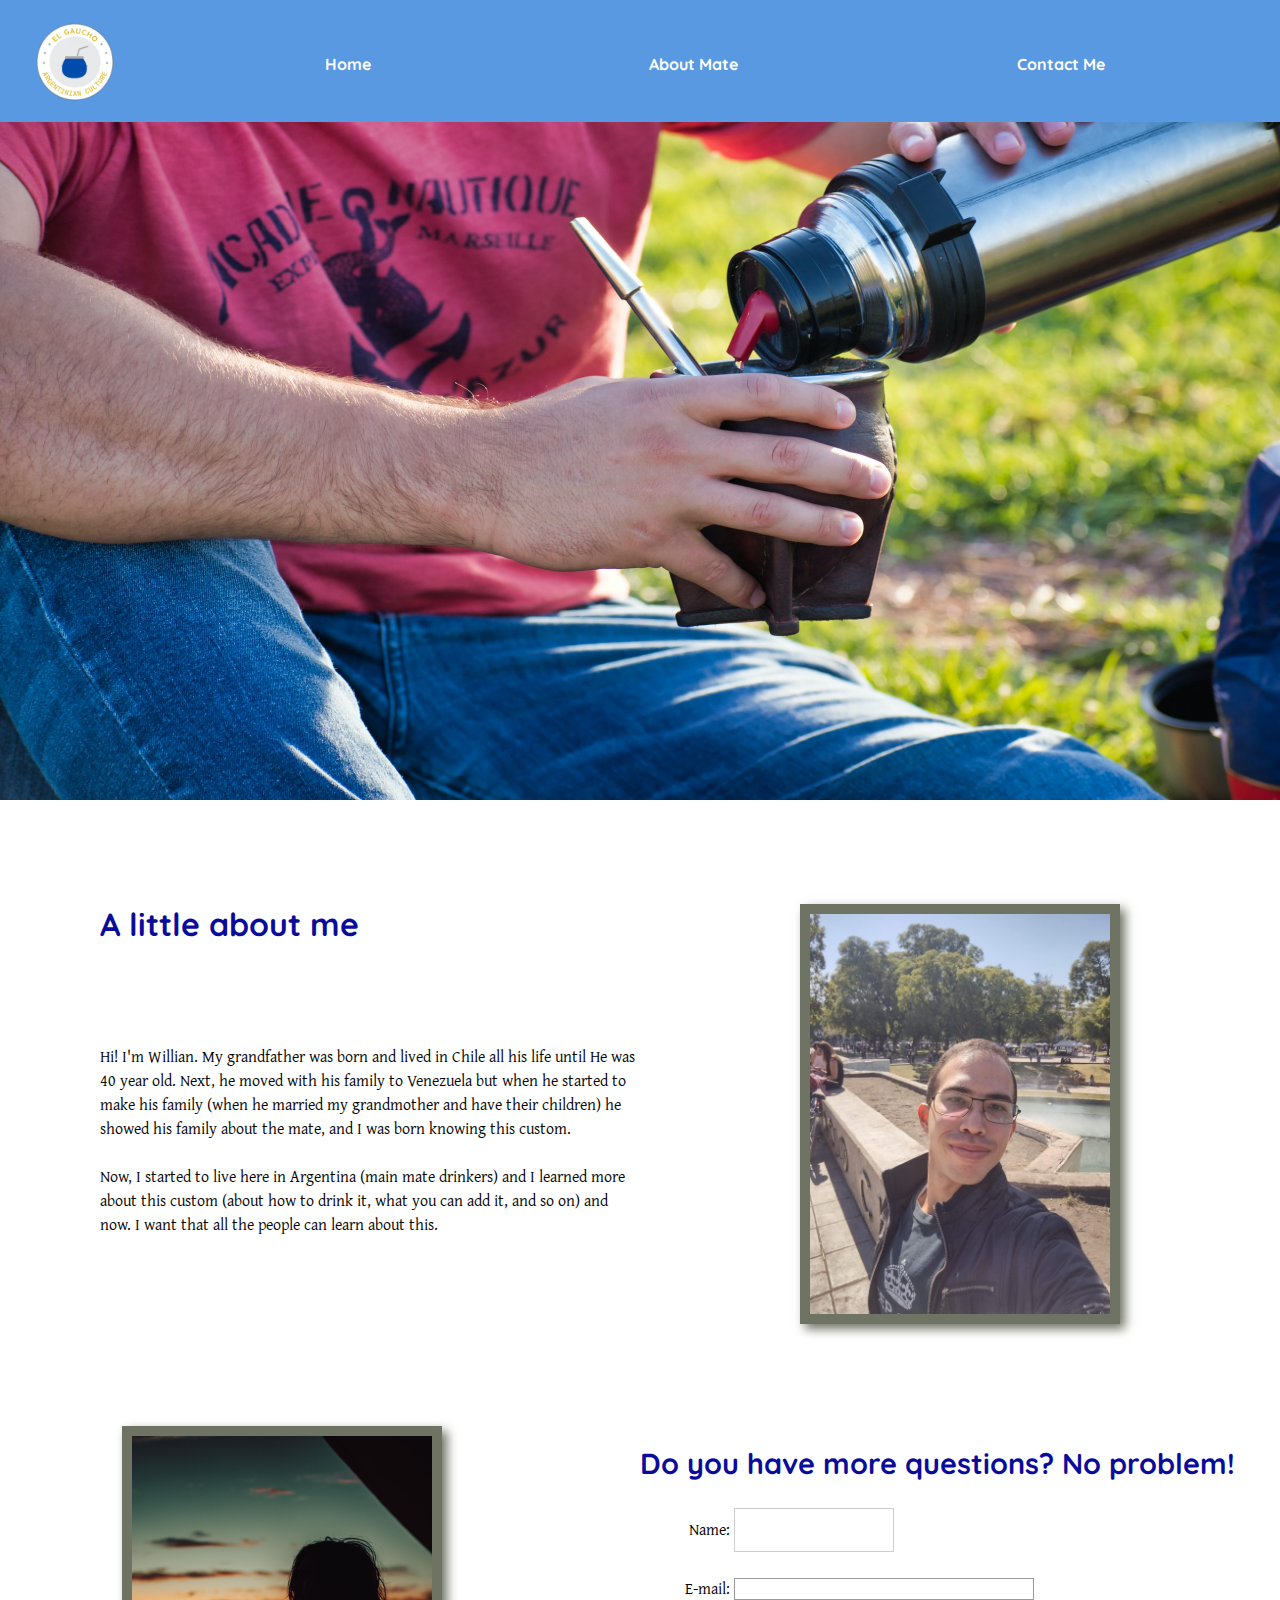
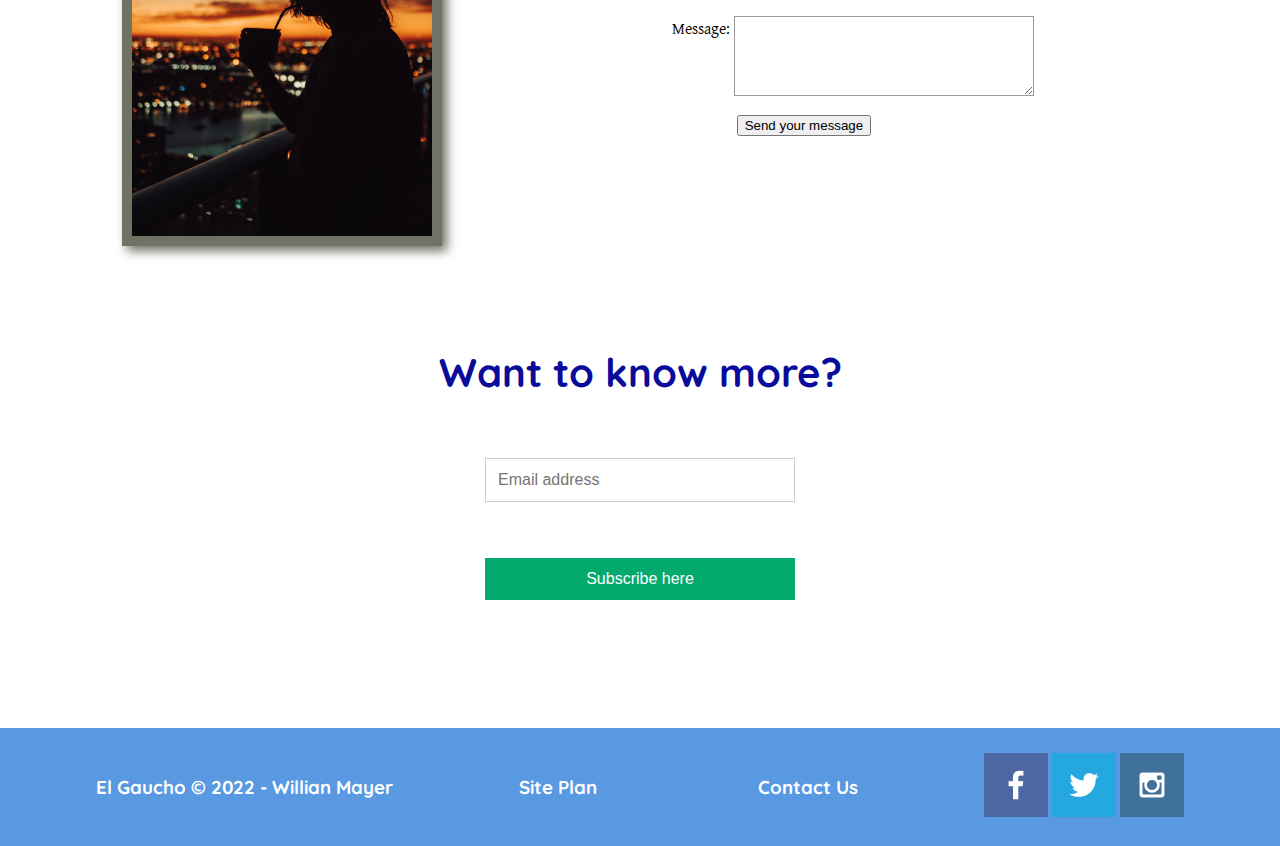
<file: elgauchowebsite/contactme.html>
<!DOCTYPE html>
<html lang="en">

<head>
    <meta charset="UTF-8">
    <meta http-equiv="X-UA-Compatible" content="IE=edge">
    <meta name="viewport" content="width=device-width, initial-scale=1.0">
    <title>Contact Me</title>
    <link rel="stylesheet" href="styles/style.css">
</head>

<body>
    <header>
        <a id="logo_home" href="index.html">
            <img class="logo" src="resources/logogaucho.png" alt="mate logo">
        </a>
        <nav>
            <a href="index.html">Home</a>
            <a href="aboutmate.html">About Mate</a>
            <a href="contactme.html">Contact Me</a>
        </nav>
    </header>
    <div id="hero">
        <div id="hero-box">
            <img src="resources/heroimg.jpg" alt="cebando mate">
        </div>
    </div>
    <main>
        <div id="aboutme">
            <div>
                <h1 class="aboutme_par">A little about me</h1>
                <p class="aboutme_par">
                    Hi! I'm Willian. My grandfather was born and lived in Chile all his life until He was 40 year old.
                    Next, he moved with his family to Venezuela but when he started to make his family (when he married my
                    grandmother and have their children) he showed his family about the mate, and I was born knowing this
                    custom. <br><br>
                    Now, I started to live here in Argentina (main mate drinkers) and I learned more about this custom
                    (about how to drink it, what you can add it, and so on)
                    and now. I want that all the people can learn about this.
                </p>
            </div>
            <div class="aboutme_pic">
                <img src="resources/myphoto.jpg" alt="Personal photo">
            </div>
        </div>
        <div id="feedback">
            <img class="feedback_pic" src="resources/drinkingmate2.jpg" alt="simple mate">
            <div class="feedback_form">
                <h1>Do you have more questions? No problem!</h1>
                <form method="post">
                    <ul>
                        <li>
                            <label for="name">Name:</label>
                            <input type="text" id="name" name="user_name">
                        </li>
                        <li>
                            <label for="mail">E-mail:</label>
                            <input type="email" id="mail" name="user_email">
                        </li>
                        <li>
                            <label for="msg">Message:</label>
                            <textarea id="msg" name="user_message"></textarea>
                        </li>
                        <li class="button">
                            <button type="submit">Send your message</button>
                        </li>
                    </ul>
                </form>
            </div>
        </div>
        <div id="subscribe">
            <section>
                <h2>Want to know more?</h2>
                <form>
                    <div class="container">
                        <input type="text" placeholder="Email address" name="mail" required>
                    </div>
                    <div class="container">
                        <input type="submit" value="Subscribe here">
                    </div>
                </form>
            </section>
        </div>
    </main>
    <footer>
        <h3>El Gaucho &copy; 2022 - Willian Mayer</h3>
        <h3 class="links"><a href="site-plan.html">Site Plan</a></h3>
        <h3 class="links"><a href="contactme.html">Contact Us</a></h3>
        <div class="social">
            <a href="https://facebook.com" target="_blank">
                <img src="resources/facebook.png" alt="fb icon">
            </a>
            <a href="https://twitter.com" target="_blank">
                <img src="resources/twitter.png" alt="twitter icon">
            </a>
            <a href="https://instagram.com" target="_blank">
                <img src="resources/instagram.png" alt="instagram icon">
            </a>
        </div>
    </footer>

</body>

</html>
</file>
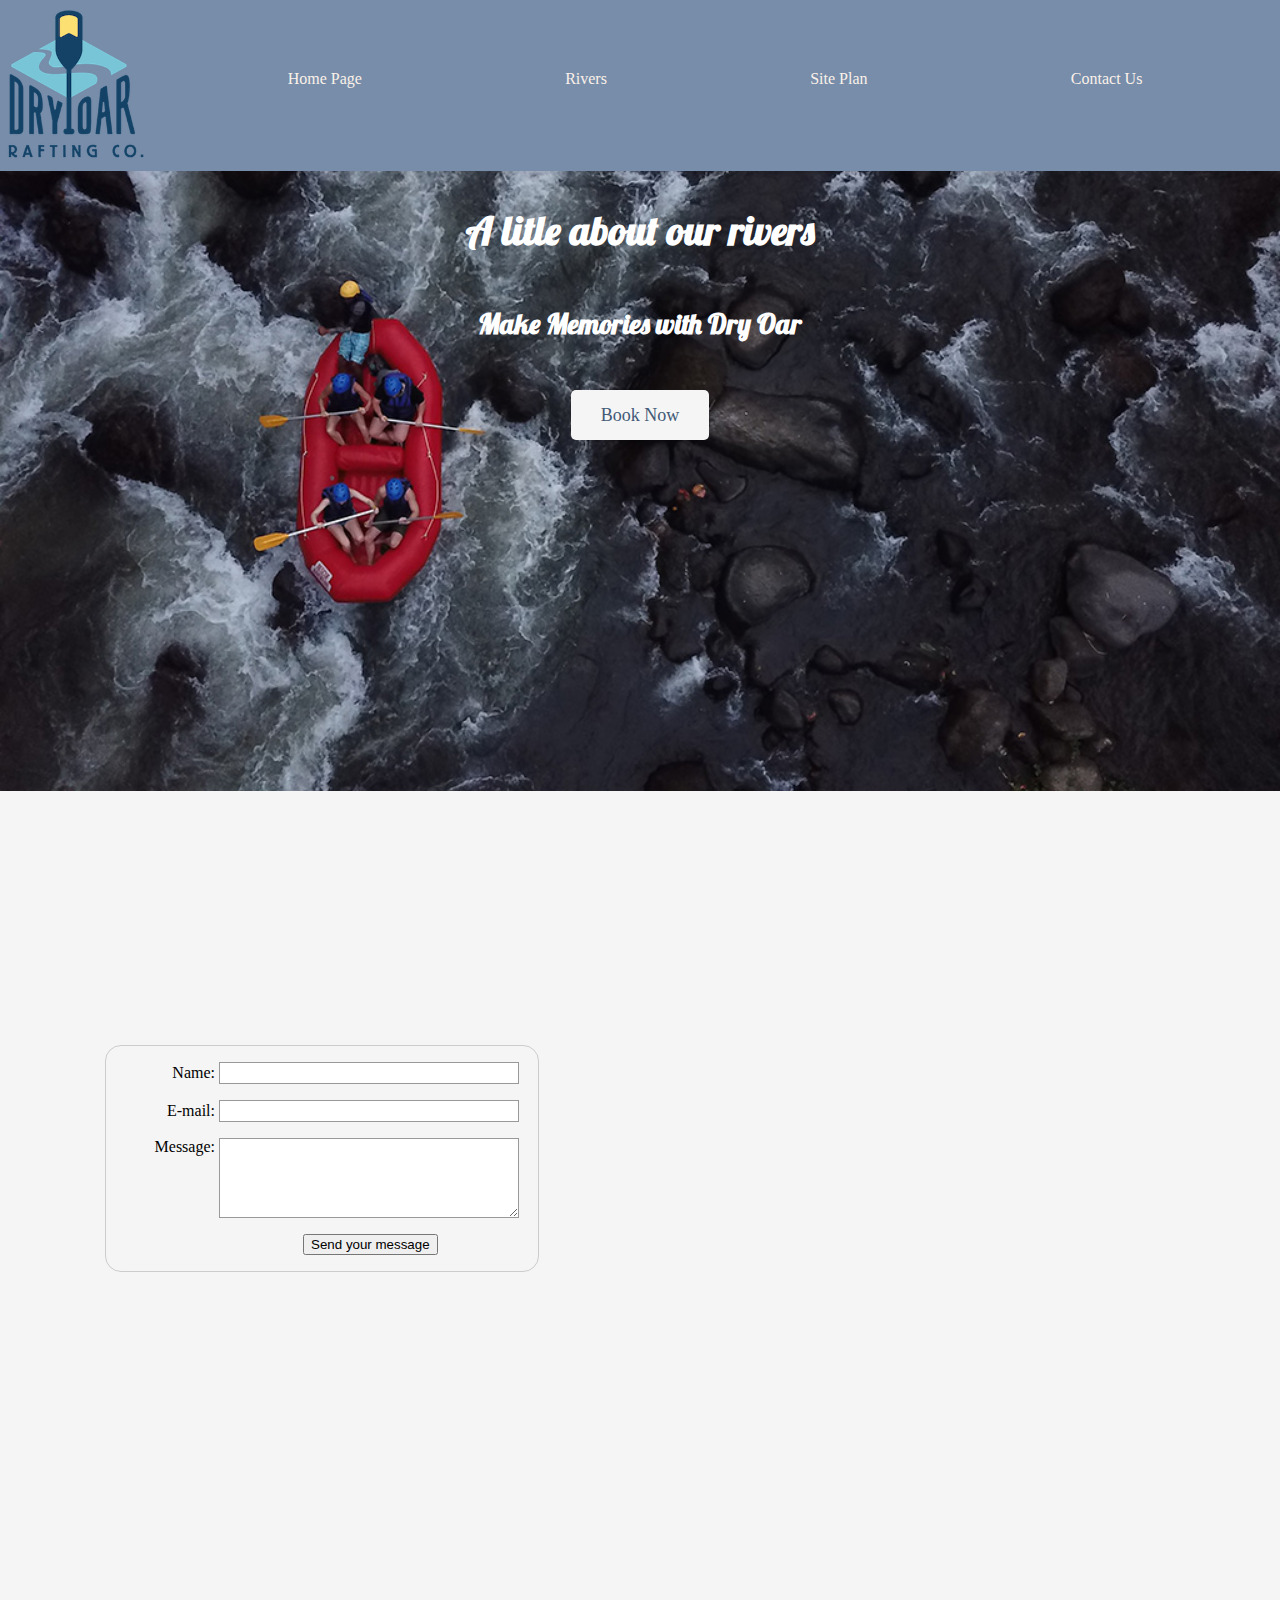
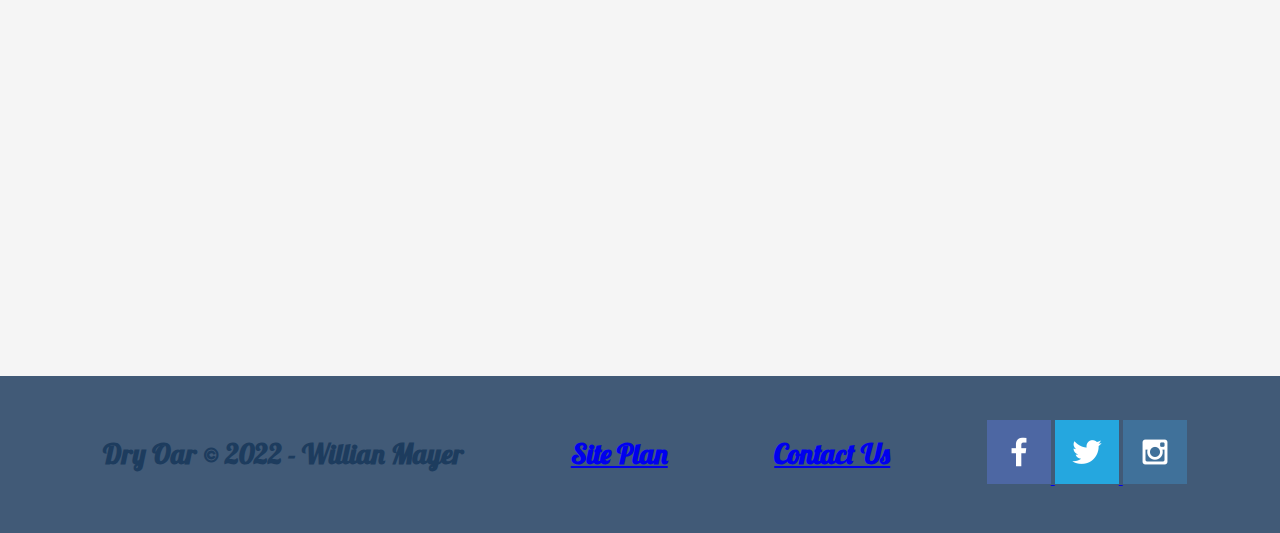
<file: wwr/contactus.html>
<!DOCTYPE html>
<html lang="en">
<head>
    <meta charset="UTF-8">
    <meta http-equiv="X-UA-Compatible" content="IE=edge">
    <meta name="viewport" content="width=device-width, initial-scale=1.0">
    <title>Form</title>
    <link rel="stylesheet" href="styles/style.css">
</head>
<body>
    <div id="content">
        <header>
            <a id="logo_link" href="index.html">
                <img class="logo" src="images/dryoarlogo.png" alt="Dry Oar Logo">
            </a>
            <nav>
                <a href="index.html">Home Page</a>
                <a href="rivers.html">Rivers</a>
                <a href="site-plan-rafting.html">Site Plan</a>
                <a href="contactus.html">Contact Us</a>
            </nav>
        </header>
        <div id="hero">
            <div id="hero-box">
                <img id="hero-img" src="images/hero2.jpg" alt="People Enjoying Rafting">
            </div>
            <section id="hero-msg">
                <h1 class="home-title-2">A litle about our rivers</h1>
                <h4>Make Memories with Dry Oar</h4>
                <div class="button-box">
                    <a class="book" href="contactus.html">Book Now</a>
                </div>
            </section>

        </div>
        <main class="home-grid-2">
            <div id="feedback"></div>
            <form action="/my-handlin-form-page" method="post">
                <ul>
                    <li>
                      <label for="name">Name:</label>
                      <input type="text" id="name" name="user_name">
                    </li>
                    <li>
                      <label for="mail">E-mail:</label>
                      <input type="email" id="mail" name="user_email">
                    </li>
                    <li>
                      <label for="msg">Message:</label>
                      <textarea id="msg" name="user_message"></textarea>
                    </li>
                    <li class="button">
                        <button type="submit">Send your message</button>
                    </li>
                   </ul>
                </form>
             
        </main>
        <footer>
            <h3>Dry Oar &copy; 2022 - Willian Mayer</h3>
            <h3><a href="site-plan-rafting.html">Site Plan</a></h3>
            <h3><a href="contactus.html">Contact Us</a></h3>
            <div class="social">
                <a href="https://facebook.com" target="_blank">
                    <img src="images/facebook.png" alt="fb icon">
                </a>
                <a href="https://twitter.com" target="_blank">
                    <img src="images/twitter.png" alt="twitter icon">
                </a>
                <a href="https://instagram.com" target="_blank">
                    <img src="images/instagram.png" alt="instagram icon">
                </a>
            </div>
        </footer>
    </div>
</body>
<script>
    // get the feedback div element so we can do something with it.
    const feedbackElement = document.getElementById('feedback');
    // get the form so we can read what was entered in it.
    const formElement = document.forms[0];
    // add a 'listener' to wait for a submission of our form. When that happens run the code below.
    formElement.addEventListener('submit', function(e) {
        // stop the form from doing the default action.
        e.preventDefault();
        // set the contents of our feedback element to a message letting the user know the form was submitted successfully. Notice that we pull the name that was entered in the form to personalize the message!
        feedbackElement.innerHTML = 'Hello '+ formElement.user_name.value +'! Thank you for your message. We will get back with you as soon as possible!';
        // make the feedback element visible.
        feedbackElement.style.display = "block";
        // add a class to move everything down so our message doesn't cover it.
        document.body.classList.toggle('moveDown');
    });
</script>
</html>
</file>
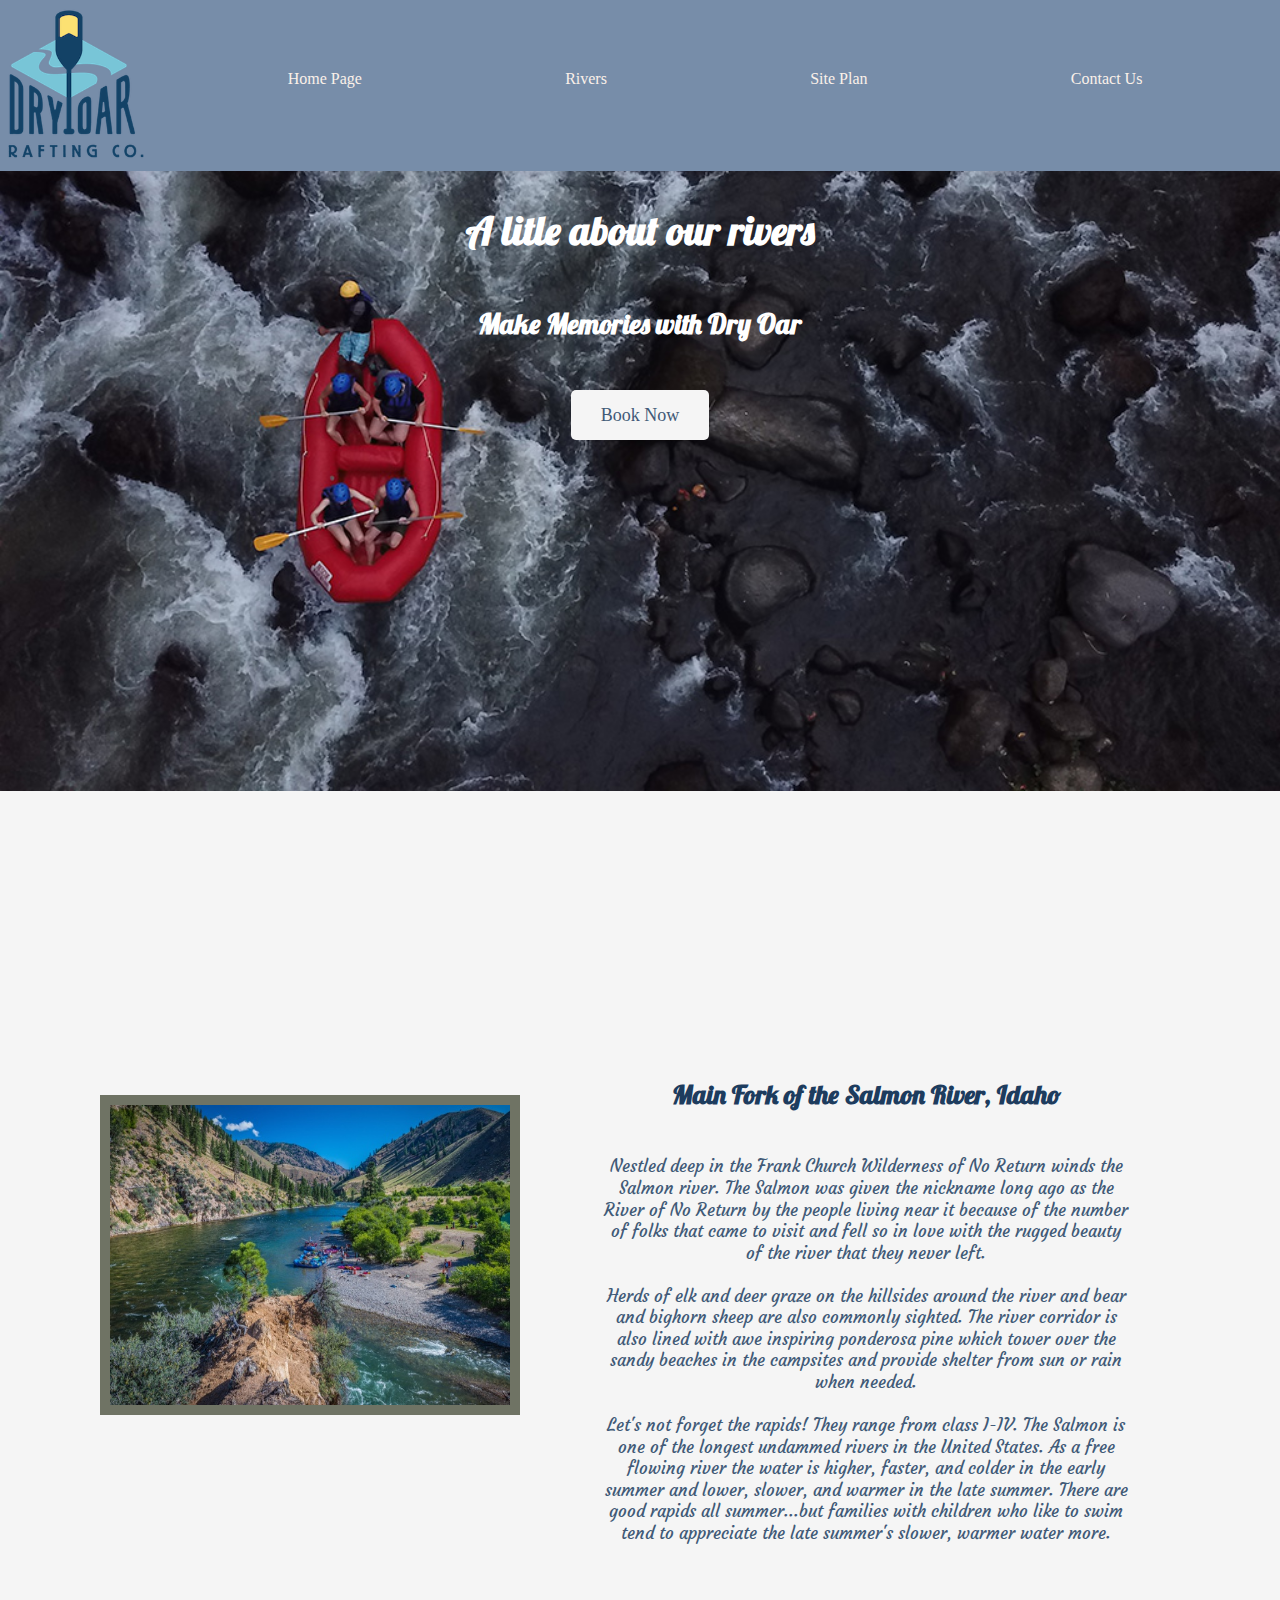
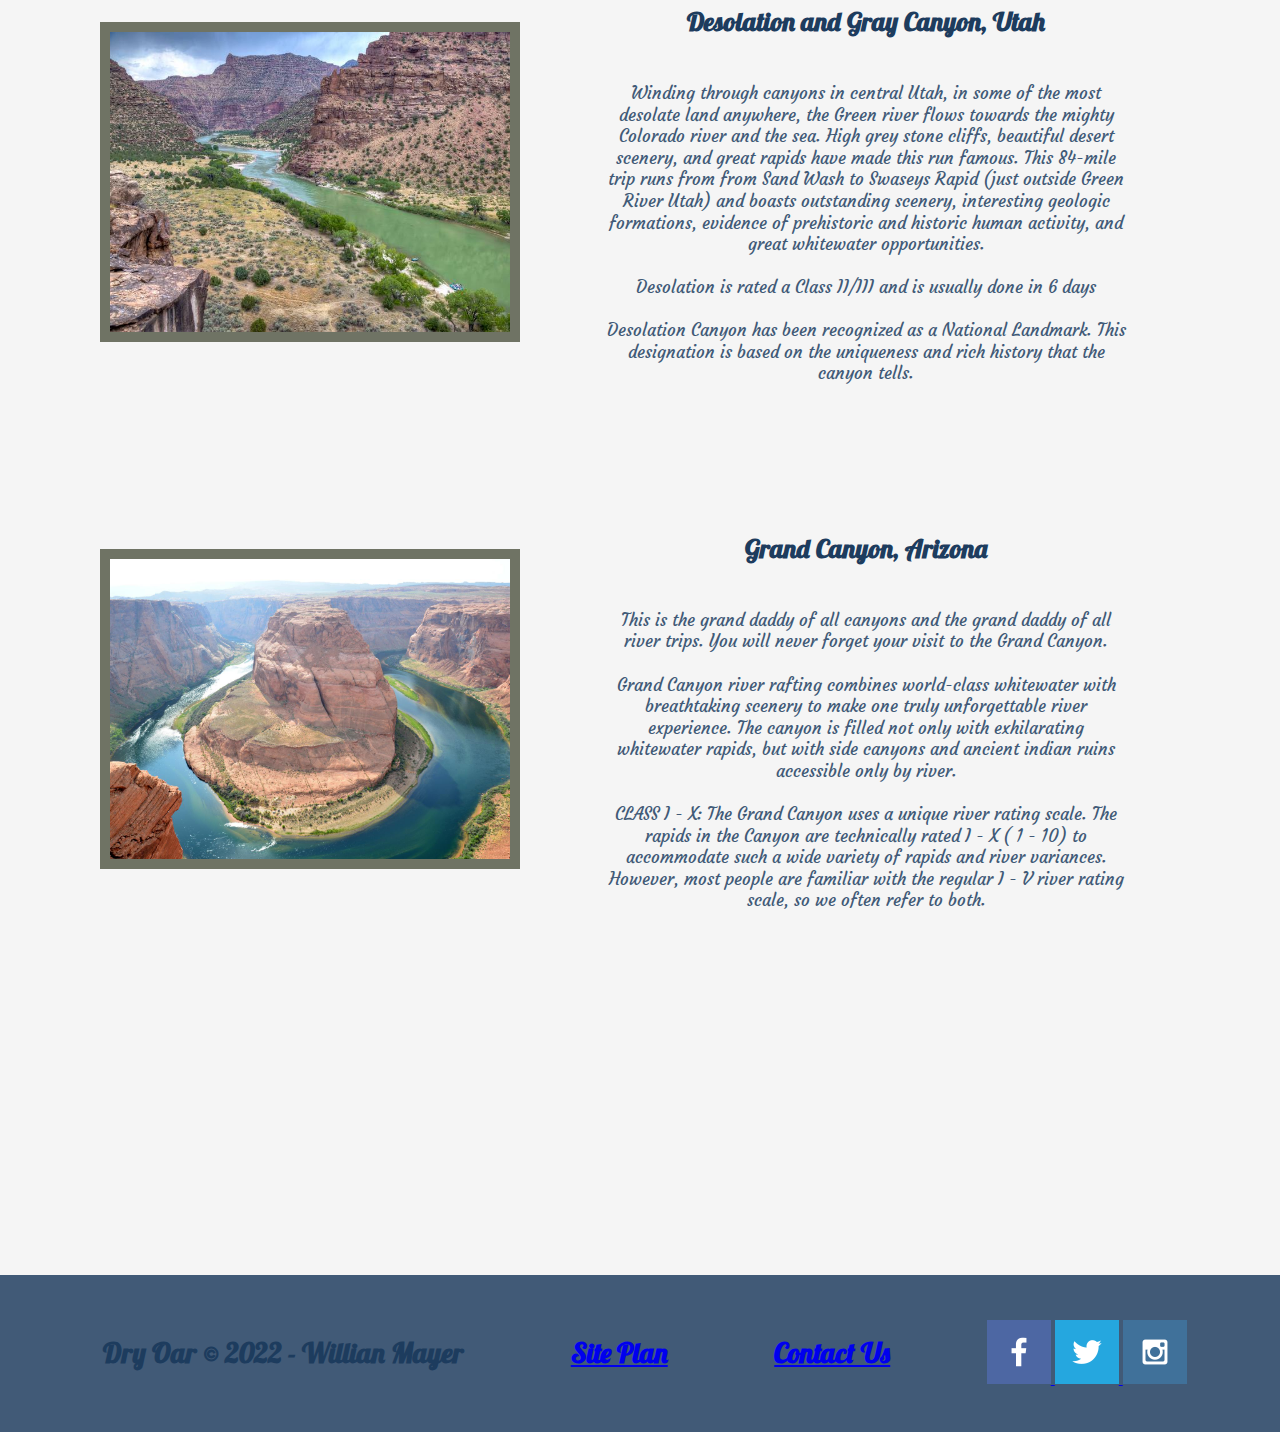
<file: wwr/rivers.html>
<!DOCTYPE html>
<html lang="en">
<head>
    <meta charset="UTF-8">
    <meta http-equiv="X-UA-Compatible" content="IE=edge">
    <meta name="viewport" content="width=device-width, initial-scale=1.0">
    <title>Rivers</title>
    <link rel="stylesheet" href="styles/style.css">
</head>
<body>
    <div id="content">
        <header>
            <a id="logo_link" href="index.html">
                <img class="logo" src="images/dryoarlogo.png" alt="Dry Oar Logo">
            </a>
            <nav>
                <a href="index.html">Home Page</a>
                <a href="rivers.html">Rivers</a>
                <a href="site-plan-rafting.html">Site Plan</a>
                <a href="contactus.html">Contact Us</a>
            </nav>
        </header>
        <div id="hero">
            <div id="hero-box">
                <img id="hero-img" src="images/hero2.jpg" alt="People Enjoying Rafting">
            </div>
            <section id="hero-msg">
                <h1 class="home-title-2">A litle about our rivers</h1>
                <h4>Make Memories with Dry Oar</h4>
                <div class="button-box">
                    <a class="book" href="contactus.html">Book Now</a>
                </div>
            </section>

        </div>
        <main class="home-grid-2">
            <img class="img-rivers-1" src="images/salmon-river.jpg" alt="river in forest">
            <section class="rivers-1">
                <h3>Main Fork of the Salmon River, Idaho</h3>
                <p>Nestled deep in the Frank Church Wilderness of No Return winds the Salmon river. The Salmon was given the nickname long ago as the River of No Return by the people living near it because of the number of folks that came to visit and fell so in love with the rugged beauty of the river that they never left. <br><br>Herds of elk and deer graze on the hillsides around the river and bear and bighorn sheep are also commonly sighted. 
                    The river corridor is also lined with awe inspiring ponderosa pine which tower over the sandy beaches in the campsites and provide shelter from sun or rain when needed.<br><br>
                    Let's not forget the rapids! They range from class I-IV. The Salmon is one of the longest undammed rivers in the United States. As a free flowing river the water is higher, faster, and colder in the early summer and lower, slower, and warmer in the late summer.
                    There are good rapids all summer...but families with children who like to swim tend to appreciate the late summer's slower, warmer water more.
                </p>    
            </section>
            
            <img class="img-rivers-2" src="images/desolation-gray.jpg" alt="tent in mountains">
            <section class="rivers-2">
                <h3>Desolation and Gray Canyon, Utah</h3>
                <p>
                    Winding through canyons in central Utah, in some of the most desolate land anywhere, the Green river flows towards the mighty Colorado river and the sea. High grey stone cliffs, beautiful desert scenery, and great rapids have made this run famous. This 84-mile trip runs from from Sand Wash to Swaseys Rapid (just outside Green River Utah) and boasts outstanding scenery, interesting geologic formations, evidence of prehistoric and historic human activity, and great whitewater opportunities.
                    <br><br>Desolation is rated a Class II/III and is usually done in 6 days
                    <br><br>Desolation Canyon has been recognized as a National Landmark.  This designation is based on the uniqueness and rich history that the canyon tells.
                </p>
            </section>
            <img class="img-rivers-3" src="images/grandcanyon.jpeg" alt="rafting boat">
            <section class="rivers-3">
                <h3>Grand Canyon, Arizona</h3>
                <p>This is the grand daddy of all canyons and the grand daddy of all river trips. You will never forget your visit to the Grand Canyon.
                    <br><br>Grand Canyon river rafting combines world-class whitewater with breathtaking scenery to make one truly unforgettable river experience. The canyon is filled not only with exhilarating whitewater rapids, but with side canyons and ancient indian ruins accessible only by river.
                    <br><br>CLASS I - X: The Grand Canyon uses a unique river rating scale. The rapids in the Canyon are technically rated I - X ( 1 - 10) to accommodate such a wide variety of rapids and river variances. However, most people are familiar with the regular I - V river rating scale, so we often refer to both.
                </p>
            </section>
        </main>
        <footer>
            <h3>Dry Oar &copy; 2022 - Willian Mayer</h3>
            <h3><a href="site-plan-rafting.html">Site Plan</a></h3>
            <h3><a href="contactus.html">Contact Us</a></h3>
            <div class="social">
                <a href="https://facebook.com" target="_blank">
                    <img src="images/facebook.png" alt="fb icon">
                </a>
                <a href="https://twitter.com" target="_blank">
                    <img src="images/twitter.png" alt="twitter icon">
                </a>
                <a href="https://instagram.com" target="_blank">
                    <img src="images/instagram.png" alt="instagram icon">
                </a>
            </div>
        </footer>
    </div>
</body>

</html>
</file>
<file: elgauchowebsite/styles/style.css>
@import url('https://fonts.googleapis.com/css?family=IM+Fell+French+Canon+SC|Lato');
@import url('https://fonts.googleapis.com/css2?family=Gentium+Plus:ital@1&family=Quicksand&display=swap');

/* testing */
body {
margin : 0;
padding : 0;
}
nav {
display : flex;
justify-content : space-around;
padding : 2.25em;
height: 50px;
}
nav a {
line-height : 1em;
padding : 35px;
text-decoration : none;
text-align : center;
color : white;
text-decoration : none;
font-size : 1em;
border-radius : 30px;
font-family : 'Quicksand', Lato, serif;
font-weight : bold;
margin: 0 auto;
padding-top: 20px;
}
#logo_home {
padding-top : 5px;
justify-self : center;
align-self : center;
position : relative;
}
.logo {
position : relative;
mix-blend-mode : inherit;
width : 100px;
height : 100px;
}
header {
background-color : #5899e2;
display : grid;
grid-template-columns : 150px auto;
/*adding a fixed menu */
position: fixed;
width: 100%;
}
#hero {
display : grid;
grid-template-columns : 1fr 3fr 1fr;
}
#hero-box {
grid-column : 1 / 4;
grid-row : 1 / 3;
width : 100%;
}
#hero-box img {
width : 100%;
height : 800px;
}
nav a:hover {
background-color : #090c9b;
color : #fedb5d;
}
h1, h2, h3, h4 {
font-family : 'Quicksand', sans-serif;
color : #090c9b;
}
p, ul {
font-family : 'Gentium Plus', Lato, serif;
}
#introduction {
text-align : center;
margin : 100px;
}
#introduction p {
font-size : 20px;
padding-bottom : 30px;
}
.intro-tittle {
font-size : 25px;
padding-bottom : 30px;
font-weight : 400;
}
.steps_tittle {
margin-top : 100px;
text-align : center;
font-size : 35px;
margin-bottom : -100px;
}
.main-tittle {
font-size : 39px;
font-weight : bolder;
margin-bottom : 100px;
}
footer {
background-color : #5899e2;
padding : 25px 50px;
margin-top : 200px;
display : flex;
justify-content : space-around;
align-items : center;
color : white;
}
footer a {
text-decoration : none;
line-height : 1em;
text-decoration : none;
text-align : center;
color : white;
text-decoration : none;
font-size : 1em;
border-radius : 30px;
}
footer .links a {
padding : 35px;
}
.links a:hover {
background-color : #090c9b;
color : #fec601;
border-radius : 30px;
}
h3 {
color : white;
}
.social {
padding : 0;
}
#subscribe {
text-align : center;
margin-bottom : -100px;
}
#subscribe h2 {
font-size : 40px;
font-weight : bold;
}
.container {
padding: 20px;
}
input[type=text], input[type=submit] {
    width: 25%;
    padding: 12px;
    margin: 8px 0;
    display: inline-block;
    border: 1px solid #ccc;
    box-sizing: border-box;
  }
input[type=submit] {
    background-color: #04AA6D;
    color: white;
    border: none;
  }
input[type=submit]:hover {
    opacity: 0.8;
  }
.steps {
display : grid;
grid-template-rows : repeat(3,1fr);
grid-template-columns : repeat(2,1fr);
margin : 0 auto;
margin-top : 200px;
padding : 50px;
width : 85%;
}
.step_1_img img {
grid-column : 1 / 2;
grid-row : 2 / 3;
margin : 0 auto;
}
.step_1_par {
grid-column : 1 / 2;
grid-row : 1 / 2;
font-size : 20px;
}
.step_2_img img {
grid-column : 1 / 2;
grid-row : 2 / 3;
margin : 0 auto;
}
.step_2_par {
grid-column : 2 / 3;
grid-row : 2 / 3;
font-size : 20px;
}
.step_3_img img {
grid-column : 2 / 3;
grid-row : 3 / 4;
margin : 0 auto;
}
.step_3_par {
grid-column : 1 / 2;
grid-row : 3 / 4;
font-size : 20px;
}
.step_1_img img, .step_2_img img, .step_3_img img {
width : 300px;
height : 400px;
margin : 0 100px;
margin-bottom : 100px;
border : #6f7364 solid 10px;
box-shadow : 5px 5px 10px #6f7364;
}
h4 {
color : #fec601;
font-size : 30px;
text-align : center;
}
.explaining_mate {
display: grid;
grid-template-columns: 1fr 3fr 1fr;
grid-template-rows: repeat(4, 1fr);
}
.mate_hist_title {
grid-column: 2 / 3;
grid-row: 1 / 2;
padding-top: 50px;
}
.mate_hist_par {
grid-column: 2 / 3;
grid-row: 2 / 3;
margin-top: -150px;
}
.mate_hist_pict {
grid-column: 2/ 4;
grid-row: 3 / 4;
margin: 0 auto;
width: 450px;
height: 300px;
margin-left: 50px;
padding-bottom: 0px;
border : #6f7364 solid 10px;
box-shadow : 5px 5px 10px #6f7364;
}
.nutrition {
display: grid;
grid-template-columns: 1fr 1fr 1fr 1fr;
grid-template-rows: repeat(4, 1fr);
margin-top: -200px;
margin-bottom: -200px;
}
.mate_nut_title {
grid-column: 2 / 4;
grid-row: 1 / 2;
padding-top: 50px;
}
.mate_nut_par {
grid-column: 2 / 4;
grid-row: 2 / 3;
margin-top: -150px;
}
.mate_nut_pic {
grid-column: 2/ 3;
grid-row: 3 / 4;
margin: 0 auto;
width: 450px;
height: 300px;
border : #6f7364 solid 10px;
box-shadow : 5px 5px 10px #6f7364;
}
.mate_facts {
grid-column: 3 / 4;
grid-row: 3 / 4;
padding-left: 30px;
margin-top: -20px;
}
/*feedback*/
.feedback form {
  /* Center the form on the page */
  margin: 0 auto;
  width: 400px;
  /* Form outline */
  padding: 1em;
  border: 1px solid #CCC;
  border-radius: 1em;
}

ul {
  list-style: none;
  padding: 0;
  margin: 0;
}

form li + li {
  margin-top: 1em;
}

label {
  /* Uniform size & alignment */
  display: inline-block;
  width: 90px;
  text-align: right;
}

input,
textarea {
  /* To make sure that all text fields have the same font settings
     By default, textareas have a monospace font */
  font: 1em sans-serif;

  /* Uniform text field size */
  width: 300px;
  box-sizing: border-box;

  /* Match form field borders */
  border: 1px solid #999;
}

input:focus,
textarea:focus {
  /* Additional highlight for focused elements */
  border-color: #000;
}

textarea {
  /* Align multiline text fields with their labels */
  vertical-align: top;

  /* Provide space to type some text */
  height: 5em;
}

.button {
  /* Align buttons with the text fields */
  padding-left: 90px; /* same size as the label elements */
}

button {
  /* This extra margin represent roughly the same space as the space
     between the labels and their text fields */
  margin-left: .5em;
}

/* WDD130 Part*/

#feedback {
  top: 0;
  left: 0;
  right: 0;
  padding: .1em;
  /* make this element invisible until we are ready for it */
  display: grid;
  grid-template-columns: 1fr 1fr;
  grid-template-rows: 1fr;
  margin-top: 100px;
  margin-bottom: 100px;
}
#aboutme {
  display:grid;
  grid-template-columns: repeat(2, 1fr);
  grid-template-rows: 1fr;
}
.aboutme_par {
  grid-column: 1 / 2;
  grid-row: 1 / 2;
  margin: 50px auto;
  padding-left: 100px;
  padding-top: 50px;
}
.aboutme_pic {
  grid-column: 2 / 3;
  grid-row: 1 / 2;
  margin: 0 auto;
  margin-top: 100px;
  border : #6f7364 solid 10px;
  box-shadow : 5px 5px 10px #6f7364;
  width: 300px;
  height: 400px;
}
.aboutme_pic img {
  width: 300px;
  height: 400px;
}
#contactme {
  display:grid;
  grid-template-columns: repeat(2, 1fr);
  grid-template-rows: 1fr;
}
.feedback_pic {
  grid-column: 1 / 2;
  grid-row: 1 / 2;
  margin-left: 120px; 
  border : #6f7364 solid 10px;
  box-shadow : 5px 5px 10px #6f7364;
  width: 300px;
  height: 400px;
}
.feedback_form {
  grid-column: 2 / 3;
  grid-row: 1 / 2;
  margin: 0;
}
.feedback_form h1 {
  font-size: 180%;
}
</file>
<file: new_test/styles/style.css>
* {
    border: 2px solid blue;
}

body {
    background-color: pink;
}

img {
    margin: 50px auto;
}
footer {
    margin: 0 auto;
    width: 18%;
    text-align: center;
}
</file>
<file: wwr/styles/style.css>
@import url('https://fonts.googleapis.com/css2?family=Courgette&family=Lobster&display=swap');

body {
    background-color: whitesmoke;
    margin: 0;
    padding: 0;
}

h2 {
  margin: 0;
}

#content {
    max-width: 1600px;
    margin: 0 auto;
}
h1, h2, h3, h4, h5, h6 {
   font-family: 'Lobster', serif;
  font-size: 1.75em;
  line-height: 1.1em;
  padding: 10px;
  color: #1D3C5E;
}
p {
   font-family: 'Courgette', Helvetica, serif;
  font-size: 1.15em;
  line-height: 1.25em;
   padding: 10px;
  color: #415a77;
}
nav {
    display: flex;
    justify-content: space-around;
  padding: 2.25em;
}

nav a {
  line-height: 1em;
  padding: 35px;
  text-decoration: none;
  text-align: center;
  color: #fbf1e9;
  text-decoration: none;
  font-size: 1em;
}
nav a:hover {
    background-color: whitesmoke;
    color: #1b263b;
  box-shadow: 4px 4px 4px #000000;
}

#logo_link {
    padding-top: 5px;
    justify-self: center;
    align-self: center;
}
.logo {
  width: 150px;
  position: relative;
}
.home-title {
 color: #1D3C5E;
 font-size: 2em;
  margin-top: 10px;
}
.sub-title {  
font-size: 1em;
color: #1D3C5E;
  font-family: 'Courgette', Helvetica, serif;
}
#hero {
    display: grid;
    grid-template-columns: 1fr 3fr 1fr;
    margin-top: -100px; 
}

#hero-box {
    grid-column: 1/4;
    grid-row: 1/3;
    z-index: -1;
}
#hero-img {
  width: 100%;
}

#hero-msg {
    grid-column: 2/3;
    grid-row: 1/2;
    margin-top: 100px;
}
#hero-msg h1, #hero-msg h4 {
    text-align: center;
    color: white;
}



.book, .join {
    background-color: whitesmoke;
    color: #415a77;
    text-decoration: none;
    font-size: 18px;
    padding: 15px 30px;
    margin-top: 50px;
    border-radius: 5px;

}
.book:hover, .join:hover {
    background-color: #415a77;
    color: whitesmoke;
  box-shadow: 4px 4px 4px #000000;
}

.button-box {
  text-align: center;
  margin: 55px;
}

header {
    background-color: #778da9;
    display: grid;
    grid-template-columns: 150px auto;
}

img {
  max-width: 100%;
}
main, section {
  text-align: center;
}
main section img {
 box-sizing: border-box;
}
main h2 {
  font-size: 1.5em;
}


.home-grid {
  display: grid;
   grid-template-columns: repeat(10, 1fr);
}

.icon {
    width: 80px;
    padding-top: 10px;
}

.rivers-card, .camping-card, .rapids-card   {
  margin: 200px 0;
  width: 85%;
}
.card-img {
  width: 100%;
  height: 300px;
  border: 10px #6f7364 solid;
  margin-left: -45px;
  transition: transform .5s;
  box-shadow: 5px 5px 10px #6f7364;
}
.card-img:hover {
    opacity: .6;
    transform: scale(1.1);
}

.rivers-card {
  grid-column: 2/4;
    grid-row: 2/3;
}
.camping-card {
  grid-column: 5/7;
    grid-row: 2/3;

}
.rapids-card {
  grid-column: 8/10;
    grid-row: 2/3;
}


#background {
    height: 725px;
    background-color: #778da9;
   grid-column: 1/11;
    grid-row: 4/9;
}
.mountains {
  width: 100%;
  height: 550px;
  grid-column: 2/7;
    grid-row: 5/8;
    box-shadow: 5px 5px 10px #6f7364;
}

.msg {
    background-color: #415a77;
    line-height: 1.5em;
    padding: 35px;
   grid-column: 6/10;
    grid-row: 6/7;
    box-shadow: 5px 5px 10px #6f7364;
}
.msg h2 {
   font-size: 1em;
  margin-bottom: 0;
  color: whitesmoke;
}

.msg p {
    font-size: .8em;
    padding-bottom: 10px;
  color: whitesmoke;
}

#info {
  font-size: .75em;
  color: whitesmoke;
}
.socialmedia {
  padding: 10px;
  margin-right: 25px;
}
.icons {
  width: 45px;
  height: 45px;
  border-radius: 4px;
  box-shadow: 4px 4px 4px #000000;
  margin: 15px 10px 0 0;
}

footer {
    background-color: #415a77;
   padding: 25px 50px;
    margin-top: 200px; 
    display: flex;
    justify-content: space-around;
    align-items: center;
}


.footer-links {
 color: whitesmoke;
  text-decoration: none;
  font-size: .5em;
  padding: 15px 30px;
  margin-top: 50px;
  border-radius: 5px;
}
.footer-links:hover {
  color: #778da9;
  border-radius: 5px;
  font-size: .5em;
  padding: 15px 30px;
  margin-top: 50px;
  border-radius: 5px;
}
.home-title-2 {
  font-size: 40px;
}

 
 .home-grid-2 {
  display: grid;
   grid-template-rows: repeat(3, 1fr);
   grid-template-columns: repeat(2, 1fr);
   margin-top: 200px;
   padding: 50px; 
    width: 85%;
}
.img-rivers-1 {
  grid-column: 1/2;
  grid-row: 1/2;
 }
.rivers-1 {
  grid-column: 2/3;
  grid-row: 1/2;
  font-size: 15px;
}
.img-rivers-2 {
  grid-column: 1/2;
  grid-row: 2/3;
}
.rivers-2 {
  grid-column: 2/3;
  grid-row: 2/3;
  font-size: 15px;
}
.img-rivers-3 {
  grid-column: 1/2;
  grid-row: 3/4;
}
.rivers-3 {
  grid-column: 2/3;
  grid-row: 3/4;
  font-size: 15px;
}
.img-rivers-1, .img-rivers-2, .img-rivers-3 {
  width: 400px;
  height: 300px;
  margin: 50px;
  border: 10px #6f7364 solid;
  }

/*Form elements*/
form {
  /* Center the form on the page */
  margin: 0 auto;
  width: 400px;
  /* Form outline */
  padding: 1em;
  border: 1px solid #CCC;
  border-radius: 1em;
}

ul {
  list-style: none;
  padding: 0;
  margin: 0;
}

form li + li {
  margin-top: 1em;
}

label {
  /* Uniform size & alignment */
  display: inline-block;
  width: 90px;
  text-align: right;
}

input,
textarea {
  /* To make sure that all text fields have the same font settings
     By default, textareas have a monospace font */
  font: 1em sans-serif;

  /* Uniform text field size */
  width: 300px;
  box-sizing: border-box;

  /* Match form field borders */
  border: 1px solid #999;
}

input:focus,
textarea:focus {
  /* Additional highlight for focused elements */
  border-color: #000;
}

textarea {
  /* Align multiline text fields with their labels */
  vertical-align: top;

  /* Provide space to type some text */
  height: 5em;
}

.button {
  /* Align buttons with the text fields */
  padding-left: 90px; /* same size as the label elements */
}

button {
  /* This extra margin represent roughly the same space as the space
     between the labels and their text fields */
  margin-left: .5em;
}

/* WDD130 Part*/

#feedback {
  background-color: antiquewhite;
  position: absolute;
  top: 0;
  left: 0;
  right: 0;
  padding: .5em;
  /* make this element invisible until we are ready for it */
  display: none;       
}
.moveDown {
  margin-top: 3em;
}
           
@media screen and (max-width: 900px) {
    #hero, .home-grid {
        display: block;
        height: auto;
    }
    nav, footer {
        flex-direction: column;
    }
    nav a {
        display: block;
        padding: 15px;
    }
   
    .home-title {
        font-size: 25px;
        color: #6f7364;
    }
    .rivers-card, .camping-card, .rapids-card { 
        margin: 50px auto;
        width: 60%;
    }
    #background {
        display: none;
    }
    .mountains, .msg {
        width: 80%;
        display: block;
        margin: 0 auto;
    }
    footer {
        margin-top: 25px;
    }
    .home-title-2 {
        font-size: 40px;
    }
}
</file>
<file: positionstyles.css>
/* CSS - Name: "positionstyles.css" */
/* Activity 1 styles */
.content1 {
  /* This is the parent of the activity 1 boxes. */
  display: grid;
  grid-template-columns: 1fr 1fr;
  justify-items: center;
  grid-gap: 20px;
}
.red1 { 
  width: 100%; 
  height: 100px; 
  background-color: red; 
  grid-column: 1/3;
} 
.green1 {
  width: 200px; 
  height: 200px; 
  background-color: green; 

} 
.yellow1 {
  width: 200px; 
  height: 200px; 
  background-color: gold; 
} 
.blue1 {
  width: 100%; 
  height: 100px; 
  background-color: blue; 
  grid-column: 1/3;
} 
/* Activity 2 styles */ 
.content2 {
  /* This is the parent of the activity 2 boxes. */
}
.red2 {
  width: 100px; 
  height: 100px; 
  background-color: red; 
} 
.green2 { 
  width: 100px; 
  height: 100px; 
  margin-top: -50px;
  margin-left: 50px;
  background-color: green; 
} 
.yellow2 {
  width: 100px; 
  height: 100px; 
  margin-top: -50px;
  margin-left: 100px;
  background-color: gold; 
} 
.blue2 {
  width: 100px; 
  height: 100px; 
  margin-top: -50px;
  margin-left: 150px;
  background-color: blue; 
} 
/* Activity 3 styles */ 
.content3 {
  /* This is the parent of the activity 3 boxes. */
  grid-template-columns: 1fr 1fr;
  display: grid;
  grid-column-gap: 7%;
}
.red3 {
  width: 100%; 
  height: 100px; 
  background-color: red; 
  grid-column: 1/3;
} 
.green3 {
  width: 100%; 
  height: 200px; 
  background-color: green;
  grid-column: 1/2;
} 
.yellow3 {
  width: 100%; 
  height: 200px; 
  background-color: gold; 
  grid-column: 2/3;
} 
.blue3 {
  width: 100%;
  height: 100px; 
  background-color: blue; 
  grid-column: 1/3;
} 
/* Activity 4 styles */ 
.content4 {
  /* This is the parent of the activity 4 boxes. */
  height: 400px;
  display: grid;
  grid-template-columns: 1 fr 1 fr;
}
.red4 {
  width: 100%; 
  height: 100%; 
  background-color: red; 
  
  grid-row: 1/4;
} 
.green4 {
  width: 100%; 
  height: 100%; 
  background-color: green; 
  
  grid-row: 1/2;
} 
.yellow4 {
  width: 100%; 
  height: 100%; 
  background-color: gold; 
  
  grid-row: 2/3;
} 
.blue4 {
  width: 100%; 
  height: 100%; 
  background-color: blue; 
  
  grid-row: 3/4
} 
/* Activity 5 styles */ 
.content5 {
  /* This is the parent of the activity 5 boxes. */
  height: 400px;
    
}
.red5 { 
  width: 100%; 
  height: 100px; 
  background-color: red; 
  
} 
.green5 { 
  width: 180px; 
  height: 180px; 
  background-color: green; 
  float: left;
  } 
.yellow5 {
  width: 100%; 
  height: 200px; 
  background-color: gold; 
  
  } 
.blue5 {
  width: 100%; 
  height: 100px; 
  background-color: blue; 
  
} 

 /* Activity 6 styles */ 
 .content6 {
  /* This is the parent of the activity 6 boxes. */
  display: grid;
  grid-template-columns: repeat(6, 1fr);
  grid-template-rows: repeat(6, 100px);
  grid-gap: 0;
  width: 600px;
}
.red6 {
width: 400px; 
height: 200px; 
background-color: red; 
grid-column: 1/4;
grid-row: 1/2;
z-index: 1;
} 
.green6 {
width: 200px; 
height: 200px; 
background-color: green; 
grid-column: 1/3;
grid-row: 5/7;
z-index: 3;
} 

.yellow6 {
width: 200px; 
height: 400px; 
background-color: gold; 
grid-column: 4/7;
grid-row: 3/6;
z-index: 4;
} 

.blue6 {
width: 400px; 
height: 400px; 
background-color: blue; 
grid-column: 2/5;
grid-row: 2/4;
z-index: 2;
} 


/* Do not make any changes below here */
.activity {
  width: 70%; 
  margin: 20px auto; 
  font-family: Arial, sans-serif; 
  border: 1px solid black; 
  padding: 10px; 
  clear:both; 
  overflow: auto;
} 

.hint {
  border: 1px solid grey;
  background: #e0e0e0;
  padding: .5em;
  position: relative;
  margin: 1em 0;
}
.hint h3 {
  margin: 0;
}
.hint:hover {
  background: #d0d0d0;
}
.hint > div {
  display: none;
}

.hint input[type=checkbox] {
  position: absolute;
  width: 100%;
  height: 100%;
  opacity: 0;
  z-index: 1;
  cursor: pointer;
}

.hint input[type=checkbox]:checked ~ div {
  display: block;
}

.hint i {
  position: absolute;
  transform: translate(-6px, 0);
  margin-top: 16px;
  right: 10px;
  top: -3px;
}
.hint i:before, .hint i:after {
  content: "";
  position: absolute;
  background-color: black;
  width: 3px;
  height: 9px;
}
.hint i:before {
  transform: translate(2px, 0) rotate(45deg);
}
.hint i:after {
  transform: translate(-2px, 0) rotate(-45deg);
}

.hint input[type=checkbox]:checked ~ i:before {
  transform: translate(-2px, 0) rotate(45deg);
}
.hint input[type=checkbox]:checked ~ i:after {
  transform: translate(2px, 0) rotate(-45deg);
}
.hint a {
  position: relative;
  z-index: 1;
}
</file>
